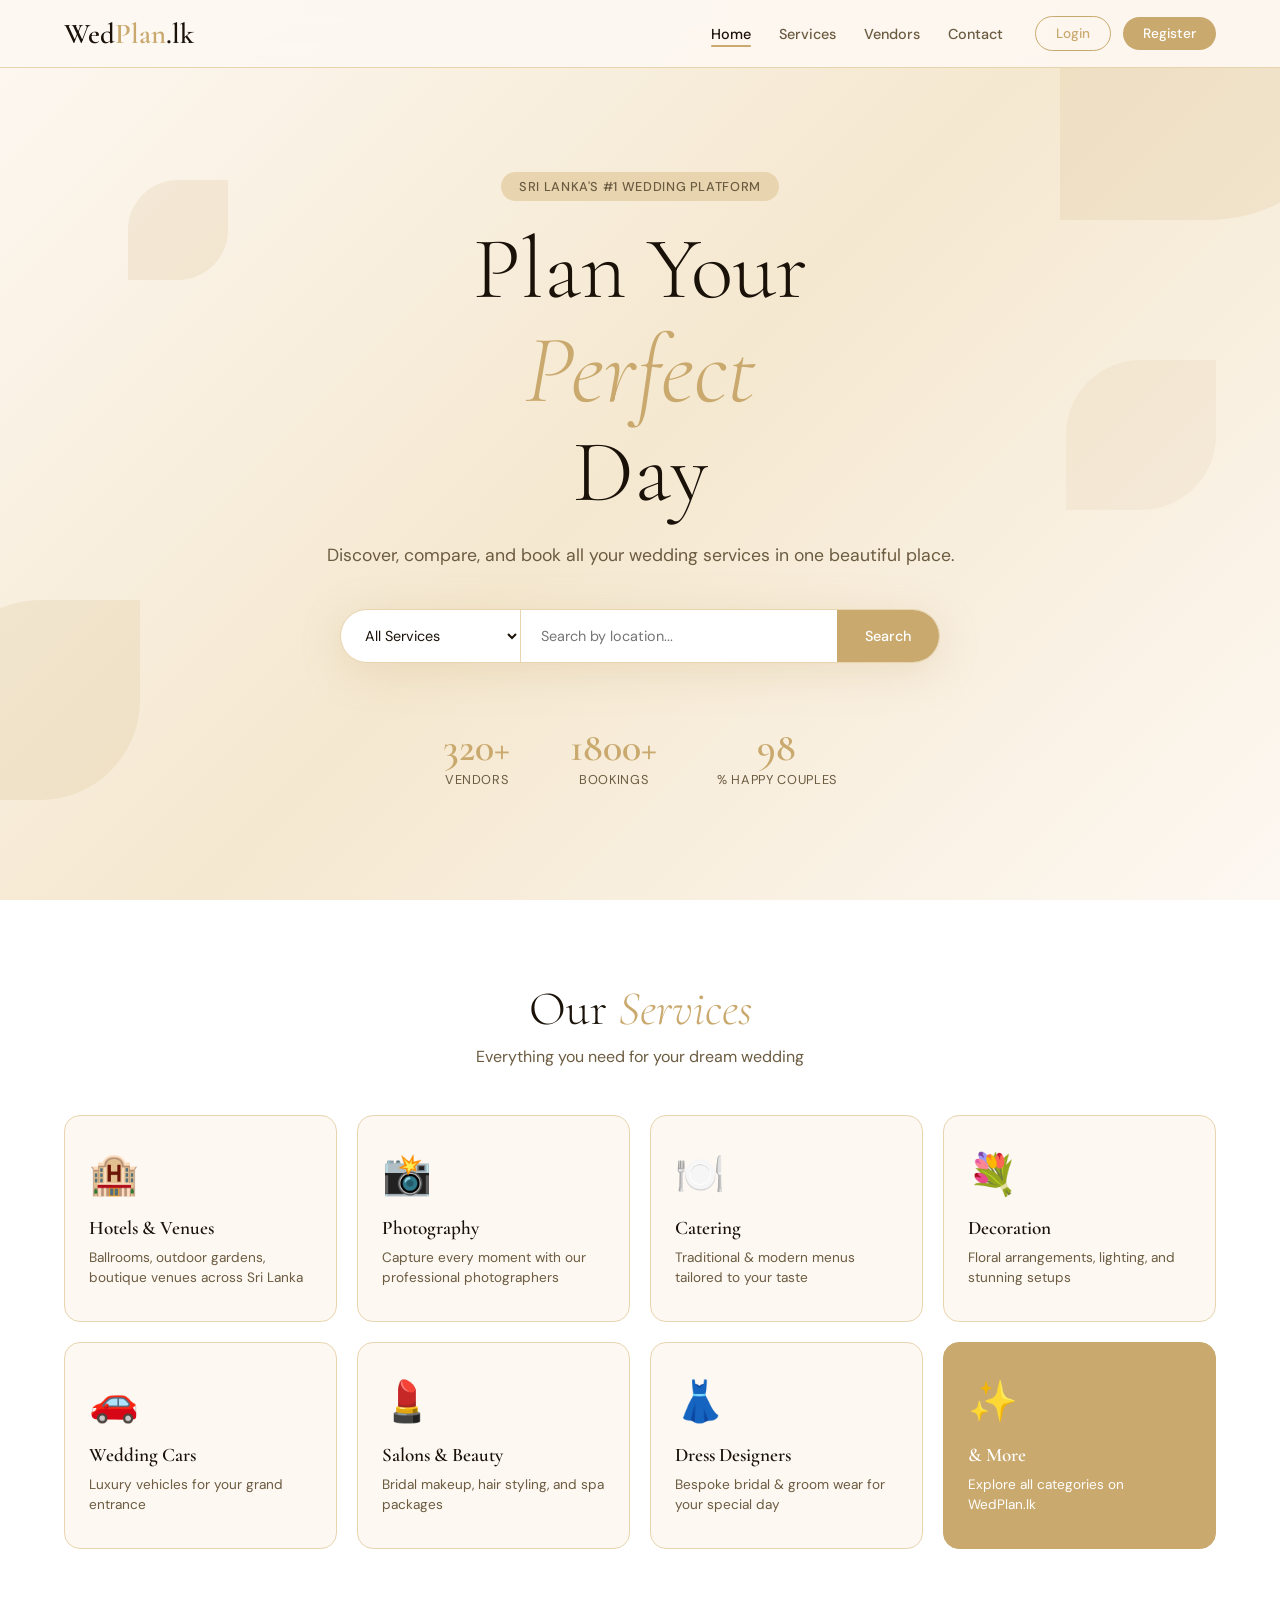
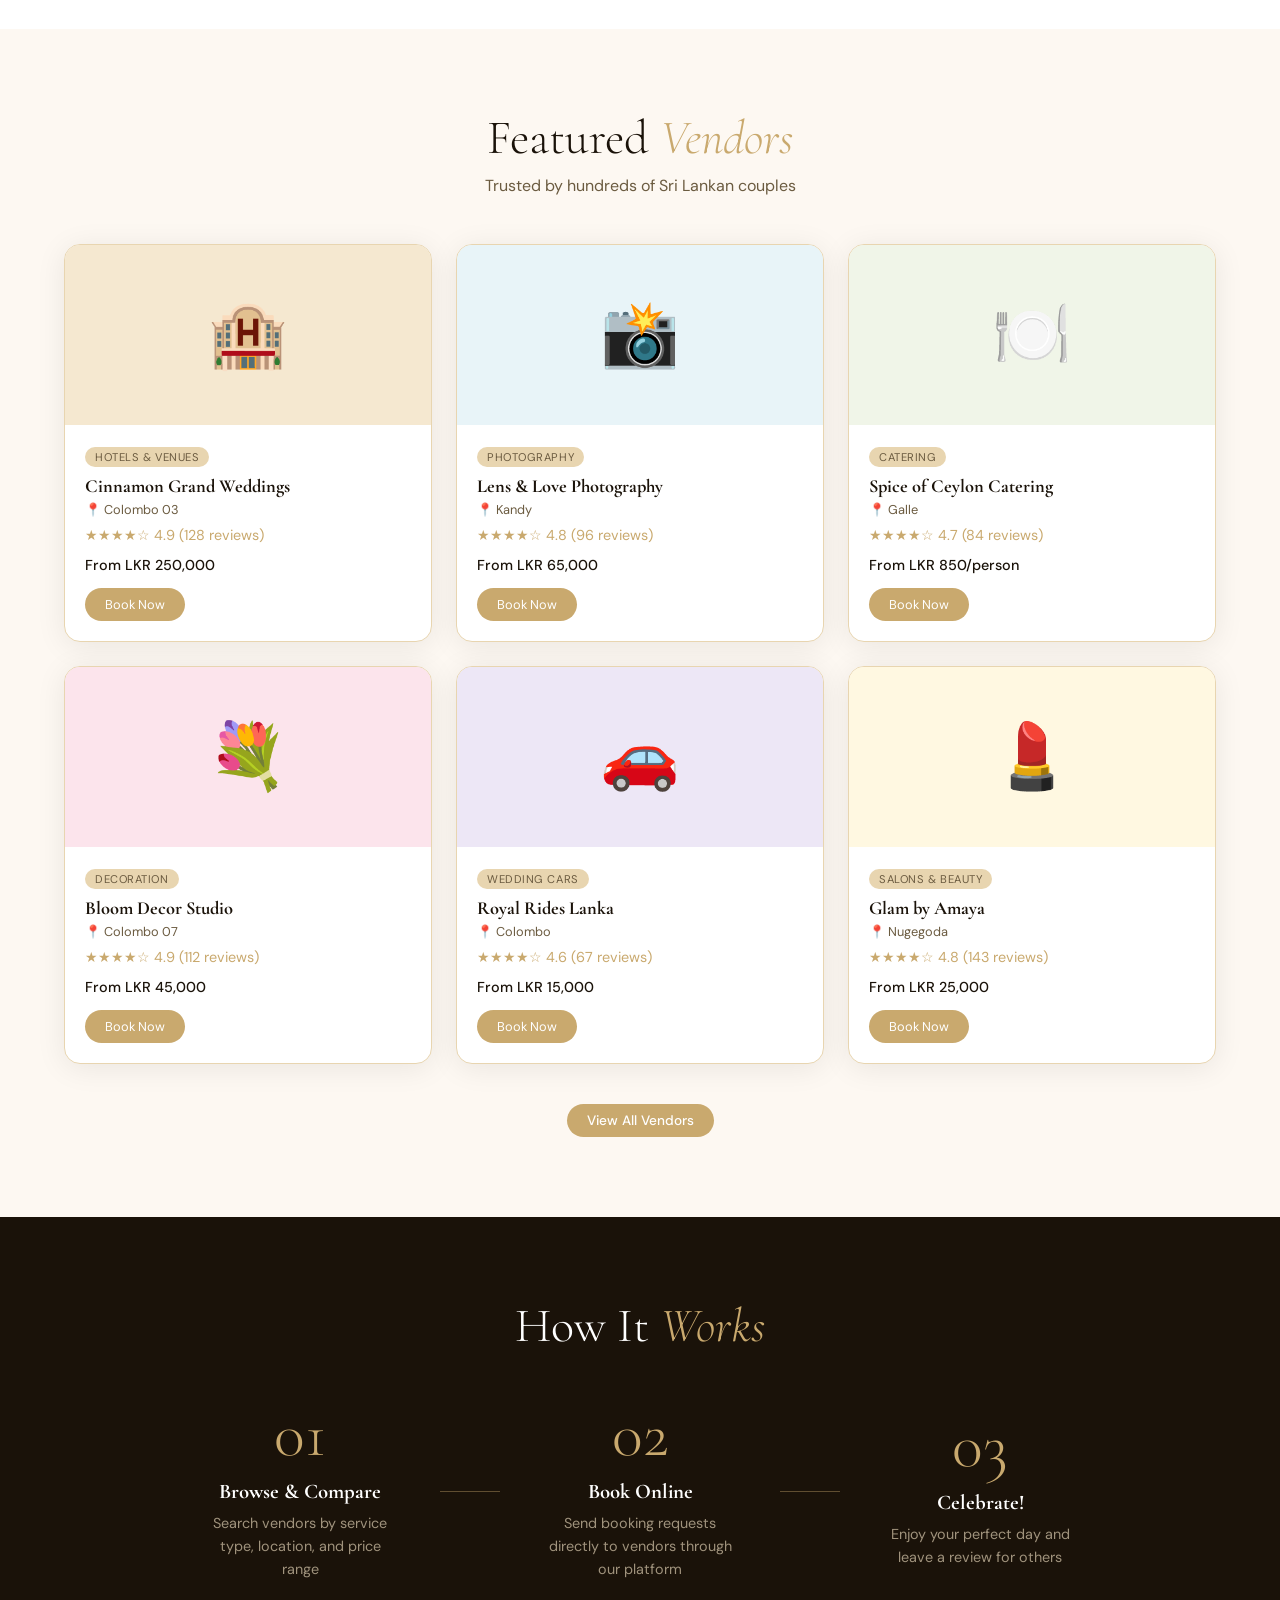
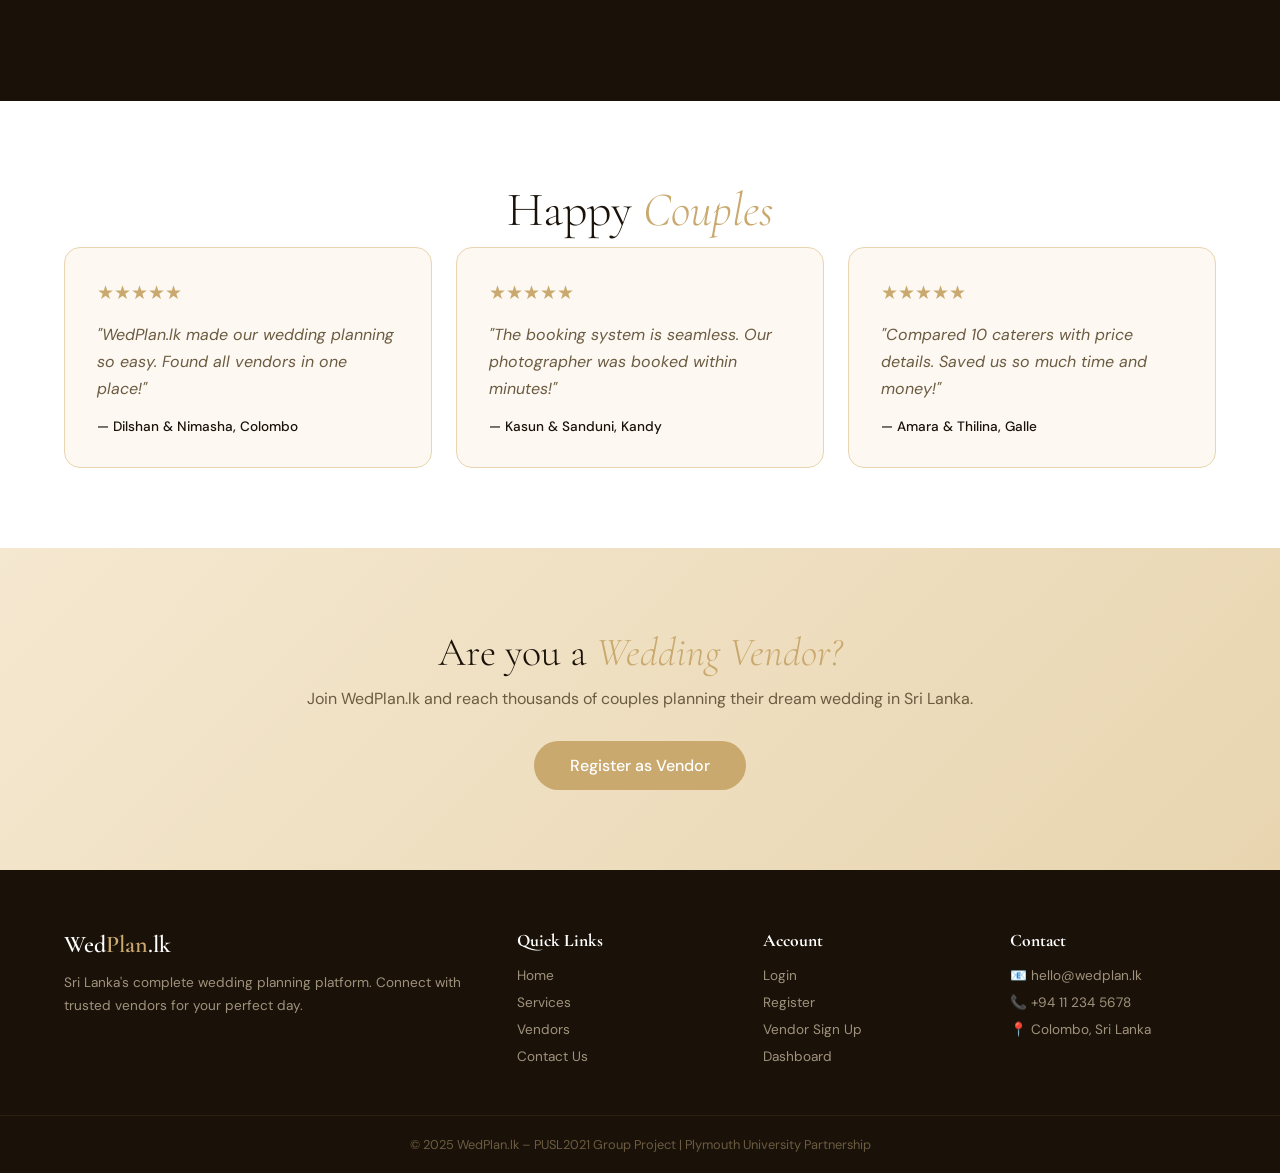
<file: index.html>
<!DOCTYPE html>
<html lang="en">
<head>
<meta charset="UTF-8">
<meta name="viewport" content="width=device-width, initial-scale=1.0">
<title>WedPlan.lk – Your Complete Wedding Planning Platform</title>
<link href="https://fonts.googleapis.com/css2?family=Cormorant+Garamond:ital,wght@0,300;0,400;0,600;1,300;1,400&family=DM+Sans:wght@300;400;500&display=swap" rel="stylesheet">
<link rel="stylesheet" href="style.css">
</head>
<body>

<!-- NAV -->
<nav class="navbar" id="navbar">
  <div class="nav-inner">
    <a href="index.html" class="logo">Wed<span>Plan</span>.lk</a>
    <ul class="nav-links">
      <li><a href="index.html" class="active">Home</a></li>
      <li><a href="services.html">Services</a></li>
      <li><a href="vendors.html">Vendors</a></li>
      <li><a href="contact.html">Contact</a></li>
    </ul>
    <div class="nav-btns">
      <a href="login.html" class="btn-ghost">Login</a>
      <a href="register.html" class="btn-solid">Register</a>
    </div>
    <button class="hamburger" onclick="toggleMenu()">☰</button>
  </div>
  <div class="mobile-menu" id="mobileMenu">
    <a href="index.html">Home</a>
    <a href="services.html">Services</a>
    <a href="vendors.html">Vendors</a>
    <a href="contact.html">Contact</a>
    <a href="login.html">Login</a>
    <a href="register.html">Register</a>
  </div>
</nav>

<!-- HERO -->
<section class="hero">
  <div class="hero-bg">
    <div class="petal p1"></div>
    <div class="petal p2"></div>
    <div class="petal p3"></div>
    <div class="petal p4"></div>
  </div>
  <div class="hero-content">
    <p class="hero-tag">Sri Lanka's #1 Wedding Platform</p>
    <h1>Plan Your<br><em>Perfect</em> Day</h1>
    <p class="hero-sub">Discover, compare, and book all your wedding services in one beautiful place.</p>
    <div class="search-bar">
      <select id="catSelect">
        <option value="">All Services</option>
        <option>Hotels & Venues</option>
        <option>Photography</option>
        <option>Catering</option>
        <option>Decoration</option>
        <option>Wedding Cars</option>
        <option>Salons & Beauty</option>
        <option>Dress Designers</option>
      </select>
      <input type="text" placeholder="Search by location..." id="locInput">
      <button onclick="goSearch()">Search</button>
    </div>
  </div>
  <div class="hero-stats">
    <div class="stat"><span class="count" data-target="320">0</span><p>Vendors</p></div>
    <div class="stat"><span class="count" data-target="1800">0</span><p>Bookings</p></div>
    <div class="stat"><span class="count" data-target="98">0</span><p>% Happy Couples</p></div>
  </div>
</section>

<!-- SERVICES -->
<section class="services-section">
  <div class="container">
    <h2>Our <em>Services</em></h2>
    <p class="section-sub">Everything you need for your dream wedding</p>
    <div class="services-grid">
      <a href="services.html?cat=hotels" class="service-card">
        <div class="s-icon">🏨</div>
        <h3>Hotels & Venues</h3>
        <p>Ballrooms, outdoor gardens, boutique venues across Sri Lanka</p>
      </a>
      <a href="services.html?cat=photo" class="service-card">
        <div class="s-icon">📸</div>
        <h3>Photography</h3>
        <p>Capture every moment with our professional photographers</p>
      </a>
      <a href="services.html?cat=catering" class="service-card">
        <div class="s-icon">🍽️</div>
        <h3>Catering</h3>
        <p>Traditional & modern menus tailored to your taste</p>
      </a>
      <a href="services.html?cat=deco" class="service-card">
        <div class="s-icon">💐</div>
        <h3>Decoration</h3>
        <p>Floral arrangements, lighting, and stunning setups</p>
      </a>
      <a href="services.html?cat=cars" class="service-card">
        <div class="s-icon">🚗</div>
        <h3>Wedding Cars</h3>
        <p>Luxury vehicles for your grand entrance</p>
      </a>
      <a href="services.html?cat=salon" class="service-card">
        <div class="s-icon">💄</div>
        <h3>Salons & Beauty</h3>
        <p>Bridal makeup, hair styling, and spa packages</p>
      </a>
      <a href="services.html?cat=dress" class="service-card">
        <div class="s-icon">👗</div>
        <h3>Dress Designers</h3>
        <p>Bespoke bridal & groom wear for your special day</p>
      </a>
      <a href="services.html" class="service-card more-card">
        <div class="s-icon">✨</div>
        <h3>& More</h3>
        <p>Explore all categories on WedPlan.lk</p>
      </a>
    </div>
  </div>
</section>

<!-- FEATURED VENDORS -->
<section class="vendors-section">
  <div class="container">
    <h2>Featured <em>Vendors</em></h2>
    <p class="section-sub">Trusted by hundreds of Sri Lankan couples</p>
    <div class="vendors-grid" id="vendorGrid"></div>
    <div class="center-btn">
      <a href="vendors.html" class="btn-solid">View All Vendors</a>
    </div>
  </div>
</section>

<!-- HOW IT WORKS -->
<section class="how-section">
  <div class="container">
    <h2>How It <em>Works</em></h2>
    <div class="steps">
      <div class="step">
        <div class="step-num">01</div>
        <h3>Browse & Compare</h3>
        <p>Search vendors by service type, location, and price range</p>
      </div>
      <div class="step-line"></div>
      <div class="step">
        <div class="step-num">02</div>
        <h3>Book Online</h3>
        <p>Send booking requests directly to vendors through our platform</p>
      </div>
      <div class="step-line"></div>
      <div class="step">
        <div class="step-num">03</div>
        <h3>Celebrate!</h3>
        <p>Enjoy your perfect day and leave a review for others</p>
      </div>
    </div>
  </div>
</section>

<!-- TESTIMONIALS -->
<section class="testimonials-section">
  <div class="container">
    <h2>Happy <em>Couples</em></h2>
    <div class="testimonials-grid">
      <div class="testimonial">
        <div class="stars">★★★★★</div>
        <p>"WedPlan.lk made our wedding planning so easy. Found all vendors in one place!"</p>
        <div class="couple">— Dilshan & Nimasha, Colombo</div>
      </div>
      <div class="testimonial">
        <div class="stars">★★★★★</div>
        <p>"The booking system is seamless. Our photographer was booked within minutes!"</p>
        <div class="couple">— Kasun & Sanduni, Kandy</div>
      </div>
      <div class="testimonial">
        <div class="stars">★★★★★</div>
        <p>"Compared 10 caterers with price details. Saved us so much time and money!"</p>
        <div class="couple">— Amara & Thilina, Galle</div>
      </div>
    </div>
  </div>
</section>

<!-- CTA -->
<section class="cta-section">
  <div class="container">
    <h2>Are you a <em>Wedding Vendor?</em></h2>
    <p>Join WedPlan.lk and reach thousands of couples planning their dream wedding in Sri Lanka.</p>
    <a href="register.html?type=vendor" class="btn-solid large">Register as Vendor</a>
  </div>
</section>

<!-- FOOTER -->
<footer>
  <div class="footer-inner">
    <div class="footer-brand">
      <div class="logo">Wed<span>Plan</span>.lk</div>
      <p>Sri Lanka's complete wedding planning platform. Connect with trusted vendors for your perfect day.</p>
    </div>
    <div class="footer-links">
      <h4>Quick Links</h4>
      <a href="index.html">Home</a>
      <a href="services.html">Services</a>
      <a href="vendors.html">Vendors</a>
      <a href="contact.html">Contact Us</a>
    </div>
    <div class="footer-links">
      <h4>Account</h4>
      <a href="login.html">Login</a>
      <a href="register.html">Register</a>
      <a href="register.html?type=vendor">Vendor Sign Up</a>
      <a href="dashboard.html">Dashboard</a>
    </div>
    <div class="footer-links">
      <h4>Contact</h4>
      <p>📧 hello@wedplan.lk</p>
      <p>📞 +94 11 234 5678</p>
      <p>📍 Colombo, Sri Lanka</p>
    </div>
  </div>
  <div class="footer-bottom">
    <p>© 2025 WedPlan.lk – PUSL2021 Group Project | Plymouth University Partnership</p>
  </div>
</footer>

<script src="app.js"></script>
</body>
</html>
</file>
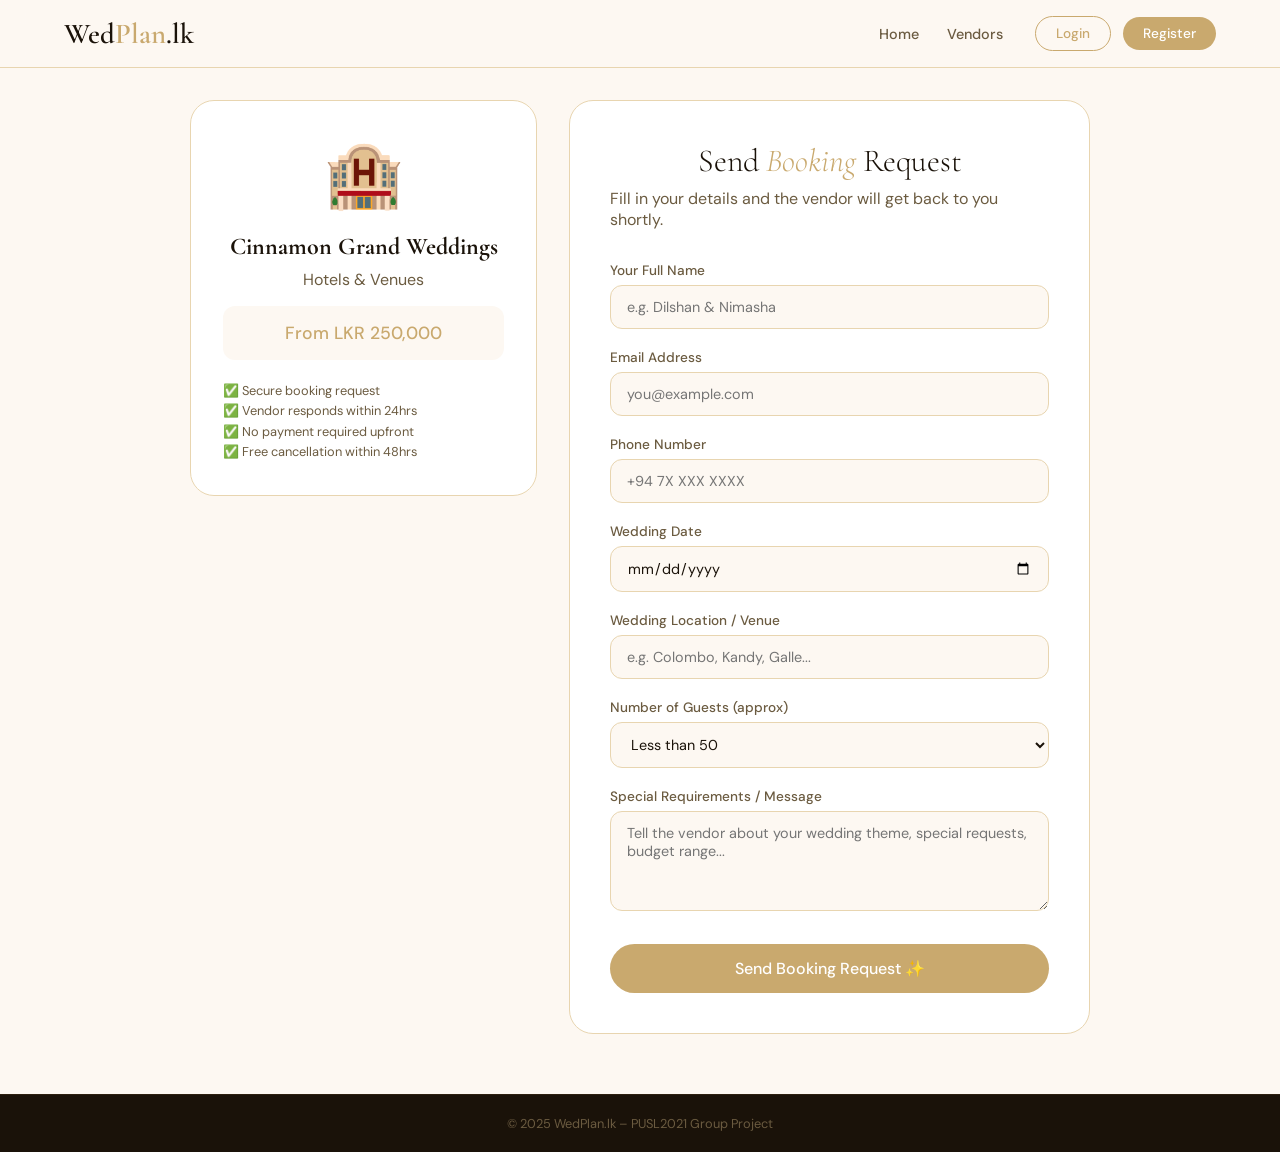
<file: booking.html>
<!DOCTYPE html>
<html lang="en">
<head>
<meta charset="UTF-8">
<meta name="viewport" content="width=device-width, initial-scale=1.0">
<title>Book a Vendor – WedPlan.lk</title>
<link href="https://fonts.googleapis.com/css2?family=Cormorant+Garamond:ital,wght@0,300;0,400;0,600;1,300;1,400&family=DM+Sans:wght@300;400;500&display=swap" rel="stylesheet">
<link rel="stylesheet" href="style.css">
<style>
.booking-page { min-height:100vh; padding:100px 24px 60px; background:var(--cream); }
.booking-container { max-width:900px; margin:0 auto; display:grid; grid-template-columns:1fr 1.5fr; gap:32px; }
.vendor-summary {
  background:var(--white); border-radius:24px;
  padding:32px; border:1px solid var(--gold-light);
  height:fit-content; position:sticky; top:100px;
}
.vendor-summary .big-emoji { font-size:4rem; text-align:center; margin-bottom:16px; }
.vendor-summary h3 { font-size:1.5rem; text-align:center; margin-bottom:8px; }
.vendor-summary .cat { text-align:center; color:var(--mid); margin-bottom:16px; }
.vendor-summary .price {
  background:var(--cream); border-radius:12px;
  padding:16px; text-align:center; font-size:1.1rem; font-weight:500; color:var(--gold);
}
.booking-form-card { background:var(--white); border-radius:24px; padding:40px; border:1px solid var(--gold-light); }
.booking-form-card h2 { font-size:2rem; margin-bottom:8px; }
.booking-form-card .sub { color:var(--mid); margin-bottom:32px; }
.success-box {
  display:none; text-align:center; padding:40px;
  background:var(--cream); border-radius:16px;
}
.success-box .check { font-size:4rem; margin-bottom:16px; }
.success-box h3 { font-size:1.8rem; margin-bottom:8px; }
.success-box p { color:var(--mid); margin-bottom:24px; }
@media(max-width:768px){ .booking-container{ grid-template-columns:1fr; } }
</style>
</head>
<body>
<nav class="navbar" id="navbar">
  <div class="nav-inner">
    <a href="index.html" class="logo">Wed<span>Plan</span>.lk</a>
    <ul class="nav-links">
      <li><a href="index.html">Home</a></li>
      <li><a href="vendors.html">Vendors</a></li>
    </ul>
    <div class="nav-btns">
      <a href="login.html" class="btn-ghost">Login</a>
      <a href="register.html" class="btn-solid">Register</a>
    </div>
  </div>
</nav>

<div class="booking-page">
  <div class="booking-container">
    <div class="vendor-summary">
      <div class="big-emoji" id="bookVendorEmoji">🏨</div>
      <h3 id="bookVendorName">Vendor Name</h3>
      <p class="cat" id="bookVendorCat">Category</p>
      <div class="price" id="bookVendorPrice">From LKR 0</div>
      <br>
      <p style="font-size:0.8rem;color:var(--mid);line-height:1.6">
        ✅ Secure booking request<br>
        ✅ Vendor responds within 24hrs<br>
        ✅ No payment required upfront<br>
        ✅ Free cancellation within 48hrs
      </p>
    </div>

    <div class="booking-form-card">
      <h2>Send <em>Booking</em> Request</h2>
      <p class="sub">Fill in your details and the vendor will get back to you shortly.</p>

      <div id="bookingSuccess" class="success-box">
        <div class="check">🎉</div>
        <h3>Booking Request Sent!</h3>
        <p>Your request has been submitted. The vendor will contact you within 24 hours to confirm.</p>
        <a href="vendors.html" class="btn-solid">Browse More Vendors</a>
        &nbsp;&nbsp;
        <a href="dashboard.html" class="btn-ghost">View Dashboard</a>
      </div>

      <form id="bookingForm">
        <div class="form-group">
          <label>Your Full Name</label>
          <input type="text" id="custName" placeholder="e.g. Dilshan & Nimasha" required>
        </div>
        <div class="form-group">
          <label>Email Address</label>
          <input type="email" id="custEmail" placeholder="you@example.com" required>
        </div>
        <div class="form-group">
          <label>Phone Number</label>
          <input type="tel" id="custPhone" placeholder="+94 7X XXX XXXX" required>
        </div>
        <div class="form-group">
          <label>Wedding Date</label>
          <input type="date" id="bookDate" required>
        </div>
        <div class="form-group">
          <label>Wedding Location / Venue</label>
          <input type="text" placeholder="e.g. Colombo, Kandy, Galle..." required>
        </div>
        <div class="form-group">
          <label>Number of Guests (approx)</label>
          <select>
            <option>Less than 50</option>
            <option>50 – 100</option>
            <option>100 – 200</option>
            <option>200 – 500</option>
            <option>500+</option>
          </select>
        </div>
        <div class="form-group">
          <label>Special Requirements / Message</label>
          <textarea placeholder="Tell the vendor about your wedding theme, special requests, budget range..."></textarea>
        </div>
        <button type="submit" class="form-submit">Send Booking Request ✨</button>
      </form>
    </div>
  </div>
</div>

<footer>
  <div class="footer-bottom" style="padding:20px;text-align:center;background:var(--dark);color:#6b5b40;font-size:0.8rem">
    <p>© 2025 WedPlan.lk – PUSL2021 Group Project</p>
  </div>
</footer>
<script src="app.js"></script>
</body>
</html>
</file>
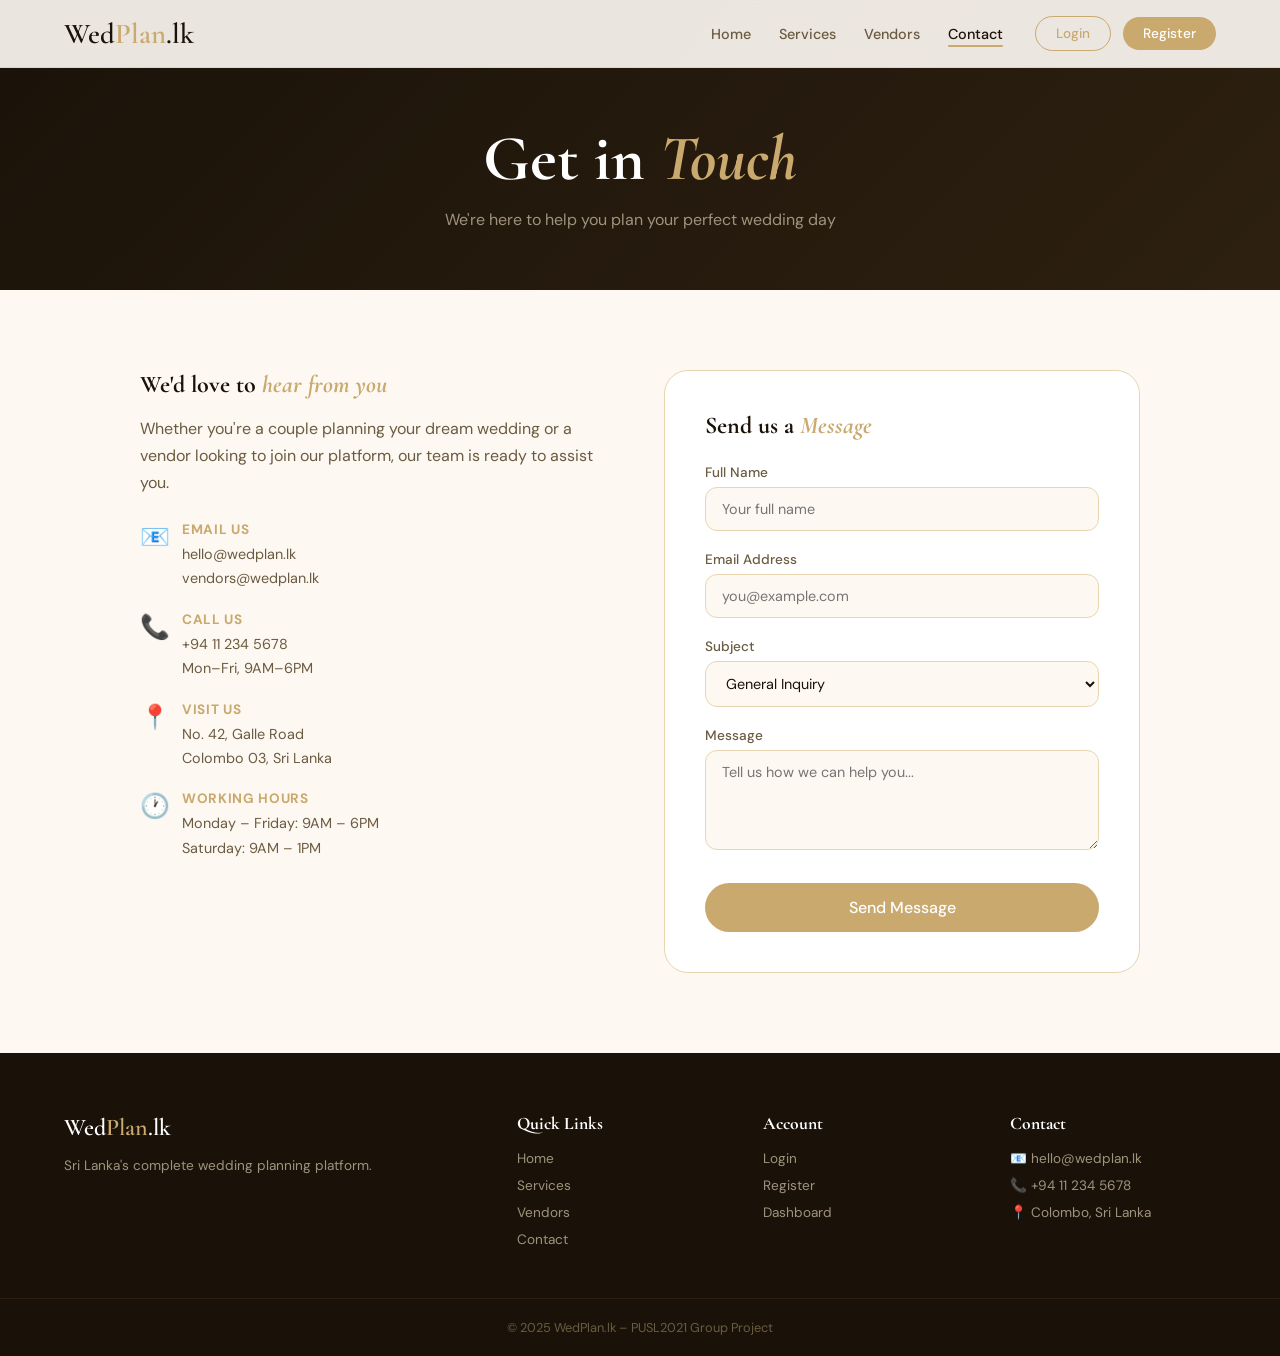
<file: contact.html>
<!DOCTYPE html>
<html lang="en">
<head>
<meta charset="UTF-8">
<meta name="viewport" content="width=device-width, initial-scale=1.0">
<title>Contact – WedPlan.lk</title>
<link href="https://fonts.googleapis.com/css2?family=Cormorant+Garamond:ital,wght@0,300;0,400;0,600;1,300;1,400&family=DM+Sans:wght@300;400;500&display=swap" rel="stylesheet">
<link rel="stylesheet" href="style.css">
</head>
<body>
<nav class="navbar" id="navbar">
  <div class="nav-inner">
    <a href="index.html" class="logo">Wed<span>Plan</span>.lk</a>
    <ul class="nav-links">
      <li><a href="index.html">Home</a></li>
      <li><a href="services.html">Services</a></li>
      <li><a href="vendors.html">Vendors</a></li>
      <li><a href="contact.html" class="active">Contact</a></li>
    </ul>
    <div class="nav-btns">
      <a href="login.html" class="btn-ghost">Login</a>
      <a href="register.html" class="btn-solid">Register</a>
    </div>
    <button class="hamburger" onclick="toggleMenu()">☰</button>
  </div>
  <div class="mobile-menu" id="mobileMenu">
    <a href="index.html">Home</a><a href="services.html">Services</a>
    <a href="vendors.html">Vendors</a><a href="contact.html">Contact</a>
    <a href="login.html">Login</a><a href="register.html">Register</a>
  </div>
</nav>

<div class="page-hero">
  <h1>Get in <em>Touch</em></h1>
  <p>We're here to help you plan your perfect wedding day</p>
</div>

<section style="padding:80px 0; background:var(--cream);">
  <div class="container">
    <div class="contact-grid">
      <div class="contact-info">
        <h3>We'd love to <em>hear from you</em></h3>
        <p>Whether you're a couple planning your dream wedding or a vendor looking to join our platform, our team is ready to assist you.</p>

        <div class="contact-detail">
          <div class="ci">📧</div>
          <div>
            <h4>Email Us</h4>
            <p>hello@wedplan.lk</p>
            <p>vendors@wedplan.lk</p>
          </div>
        </div>
        <div class="contact-detail">
          <div class="ci">📞</div>
          <div>
            <h4>Call Us</h4>
            <p>+94 11 234 5678</p>
            <p>Mon–Fri, 9AM–6PM</p>
          </div>
        </div>
        <div class="contact-detail">
          <div class="ci">📍</div>
          <div>
            <h4>Visit Us</h4>
            <p>No. 42, Galle Road<br>Colombo 03, Sri Lanka</p>
          </div>
        </div>
        <div class="contact-detail">
          <div class="ci">🕐</div>
          <div>
            <h4>Working Hours</h4>
            <p>Monday – Friday: 9AM – 6PM</p>
            <p>Saturday: 9AM – 1PM</p>
          </div>
        </div>
      </div>

      <div class="contact-form">
        <h3 style="font-size:1.5rem;margin-bottom:24px">Send us a <em>Message</em></h3>
        <div id="contactAlert" style="display:none"></div>
        <form id="contactForm">
          <div class="form-group">
            <label>Full Name</label>
            <input type="text" placeholder="Your full name" required>
          </div>
          <div class="form-group">
            <label>Email Address</label>
            <input type="email" placeholder="you@example.com" required>
          </div>
          <div class="form-group">
            <label>Subject</label>
            <select>
              <option>General Inquiry</option>
              <option>Vendor Registration Help</option>
              <option>Booking Support</option>
              <option>Technical Issue</option>
              <option>Partnership Inquiry</option>
            </select>
          </div>
          <div class="form-group">
            <label>Message</label>
            <textarea placeholder="Tell us how we can help you..." required></textarea>
          </div>
          <button type="submit" class="form-submit">Send Message</button>
        </form>
      </div>
    </div>
  </div>
</section>

<footer>
  <div class="footer-inner">
    <div class="footer-brand">
      <div class="logo">Wed<span>Plan</span>.lk</div>
      <p>Sri Lanka's complete wedding planning platform.</p>
    </div>
    <div class="footer-links">
      <h4>Quick Links</h4>
      <a href="index.html">Home</a><a href="services.html">Services</a>
      <a href="vendors.html">Vendors</a><a href="contact.html">Contact</a>
    </div>
    <div class="footer-links">
      <h4>Account</h4>
      <a href="login.html">Login</a><a href="register.html">Register</a><a href="dashboard.html">Dashboard</a>
    </div>
    <div class="footer-links">
      <h4>Contact</h4>
      <p>📧 hello@wedplan.lk</p><p>📞 +94 11 234 5678</p><p>📍 Colombo, Sri Lanka</p>
    </div>
  </div>
  <div class="footer-bottom"><p>© 2025 WedPlan.lk – PUSL2021 Group Project</p></div>
</footer>
<script src="app.js"></script>
</body>
</html>
</file>
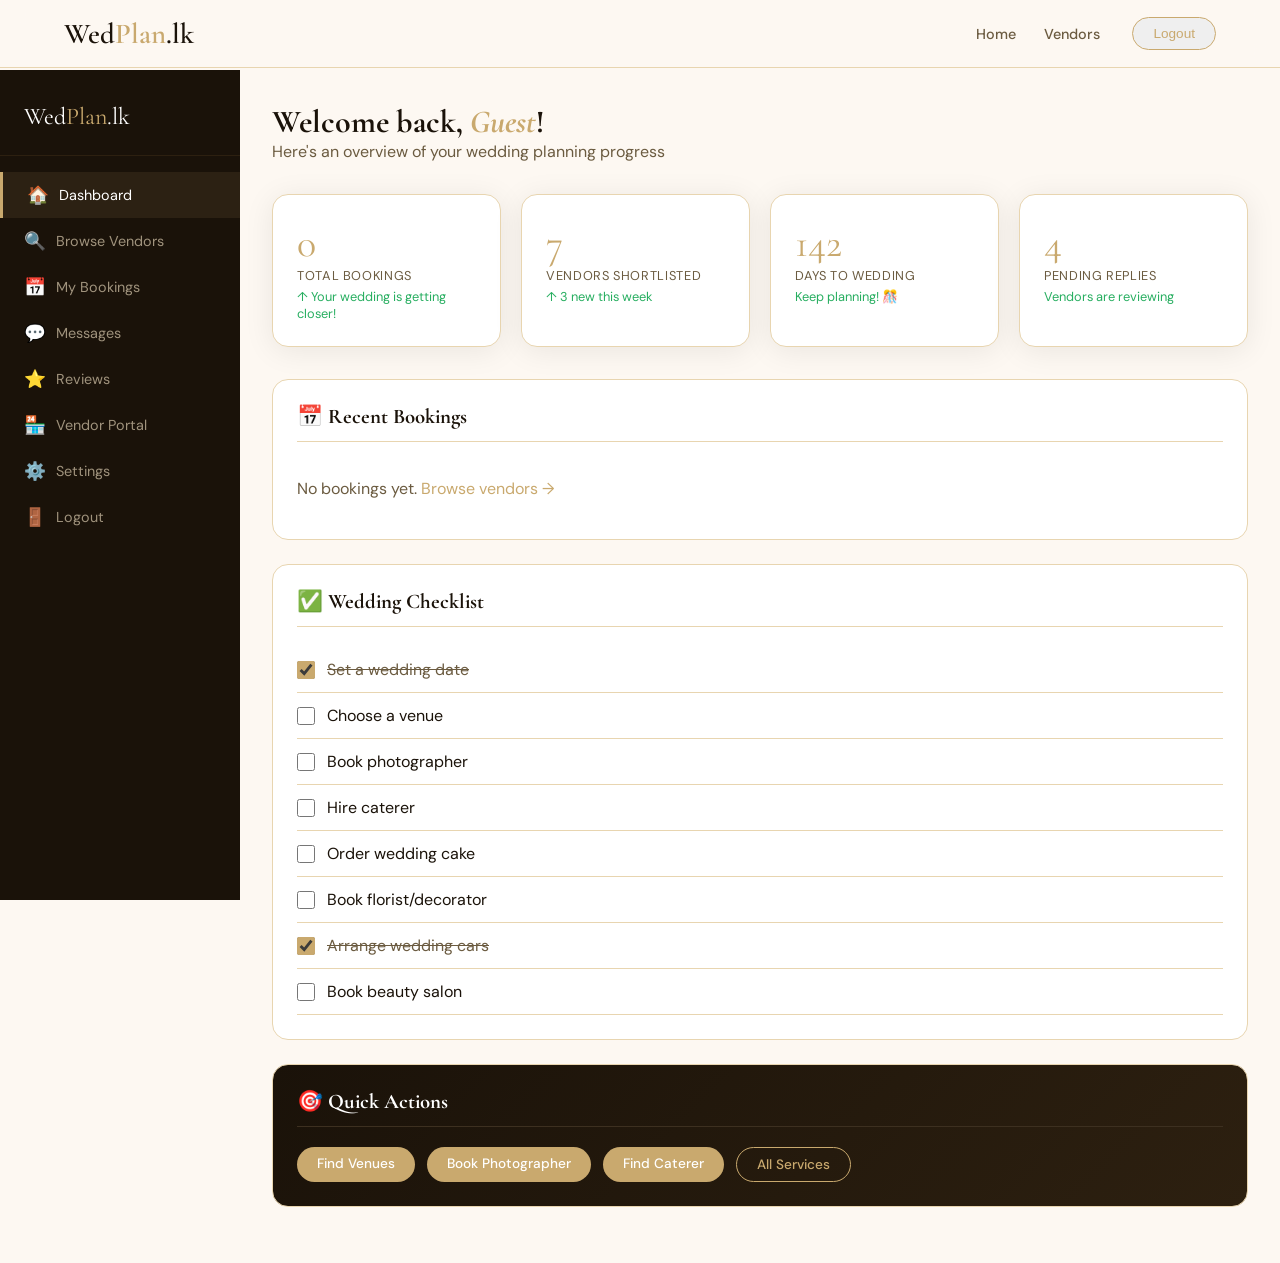
<file: dashboard.html>
<!DOCTYPE html>
<html lang="en">
<head>
<meta charset="UTF-8">
<meta name="viewport" content="width=device-width, initial-scale=1.0">
<title>Dashboard – WedPlan.lk</title>
<link href="https://fonts.googleapis.com/css2?family=Cormorant+Garamond:ital,wght@0,300;0,400;0,600;1,300;1,400&family=DM+Sans:wght@300;400;500&display=swap" rel="stylesheet">
<link rel="stylesheet" href="style.css">
</head>
<body>
<nav class="navbar" id="navbar">
  <div class="nav-inner">
    <a href="index.html" class="logo">Wed<span>Plan</span>.lk</a>
    <ul class="nav-links">
      <li><a href="index.html">Home</a></li>
      <li><a href="vendors.html">Vendors</a></li>
    </ul>
    <div class="nav-btns">
      <button onclick="handleLogout()" class="btn-ghost">Logout</button>
    </div>
  </div>
</nav>

<div class="dashboard-layout">
  <aside class="sidebar">
    <div class="sidebar-logo">Wed<span>Plan</span>.lk</div>
    <a href="dashboard.html" class="active"><span class="icon">🏠</span> Dashboard</a>
    <a href="vendors.html"><span class="icon">🔍</span> Browse Vendors</a>
    <a href="dashboard.html"><span class="icon">📅</span> My Bookings</a>
    <a href="dashboard.html"><span class="icon">💬</span> Messages</a>
    <a href="dashboard.html"><span class="icon">⭐</span> Reviews</a>
    <a href="register.html?type=vendor"><span class="icon">🏪</span> Vendor Portal</a>
    <a href="dashboard.html"><span class="icon">⚙️</span> Settings</a>
    <a href="#" onclick="handleLogout()" style="margin-top:auto"><span class="icon">🚪</span> Logout</a>
  </aside>

  <main class="main-content">
    <div class="dashboard-header">
      <h1>Welcome back, <em id="dashUserName">User</em>!</h1>
      <p>Here's an overview of your wedding planning progress</p>
    </div>

    <div class="stats-row">
      <div class="stat-card">
        <div class="num" id="bookingCount">0</div>
        <div class="label">Total Bookings</div>
        <div class="change">↑ Your wedding is getting closer!</div>
      </div>
      <div class="stat-card">
        <div class="num">7</div>
        <div class="label">Vendors Shortlisted</div>
        <div class="change">↑ 3 new this week</div>
      </div>
      <div class="stat-card">
        <div class="num">142</div>
        <div class="label">Days to Wedding</div>
        <div class="change">Keep planning! 🎊</div>
      </div>
      <div class="stat-card">
        <div class="num">4</div>
        <div class="label">Pending Replies</div>
        <div class="change">Vendors are reviewing</div>
      </div>
    </div>

    <div class="section-card">
      <h3>📅 Recent Bookings</h3>
      <div id="bookingList">
        <p style="color:var(--mid)">No bookings yet. <a href="vendors.html" style="color:var(--gold)">Browse vendors →</a></p>
      </div>
    </div>

    <div class="section-card">
      <h3>✅ Wedding Checklist</h3>
      <div id="checklist"></div>
    </div>

    <div class="section-card" style="background:linear-gradient(135deg,#1a1209,#2d2010);color:white">
      <h3 style="color:white;border-color:#3d3020">🎯 Quick Actions</h3>
      <div style="display:flex;gap:12px;flex-wrap:wrap;margin-top:8px">
        <a href="vendors.html?cat=Hotels+%26+Venues" class="btn-solid">Find Venues</a>
        <a href="vendors.html?cat=Photography" class="btn-solid">Book Photographer</a>
        <a href="vendors.html?cat=Catering" class="btn-solid">Find Caterer</a>
        <a href="vendors.html" class="btn-ghost" style="color:var(--gold);border-color:var(--gold)">All Services</a>
      </div>
    </div>
  </main>
</div>

<script src="app.js"></script>
<script>
// Checklist
const checklist = [
  { task:"Set a wedding date", done:true },
  { task:"Choose a venue", done:false },
  { task:"Book photographer", done:false },
  { task:"Hire caterer", done:false },
  { task:"Order wedding cake", done:false },
  { task:"Book florist/decorator", done:false },
  { task:"Arrange wedding cars", done:true },
  { task:"Book beauty salon", done:false },
];
const cl = document.getElementById('checklist');
if(cl) {
  cl.innerHTML = checklist.map(c=>`
    <div style="display:flex;align-items:center;gap:12px;padding:12px 0;border-bottom:1px solid var(--gold-light)">
      <input type="checkbox" ${c.done?'checked':''} style="width:18px;height:18px;accent-color:var(--gold)">
      <span style="${c.done?'text-decoration:line-through;color:var(--mid)':''}">${c.task}</span>
    </div>`).join('');
}
</script>
</body>
</html>
</file>
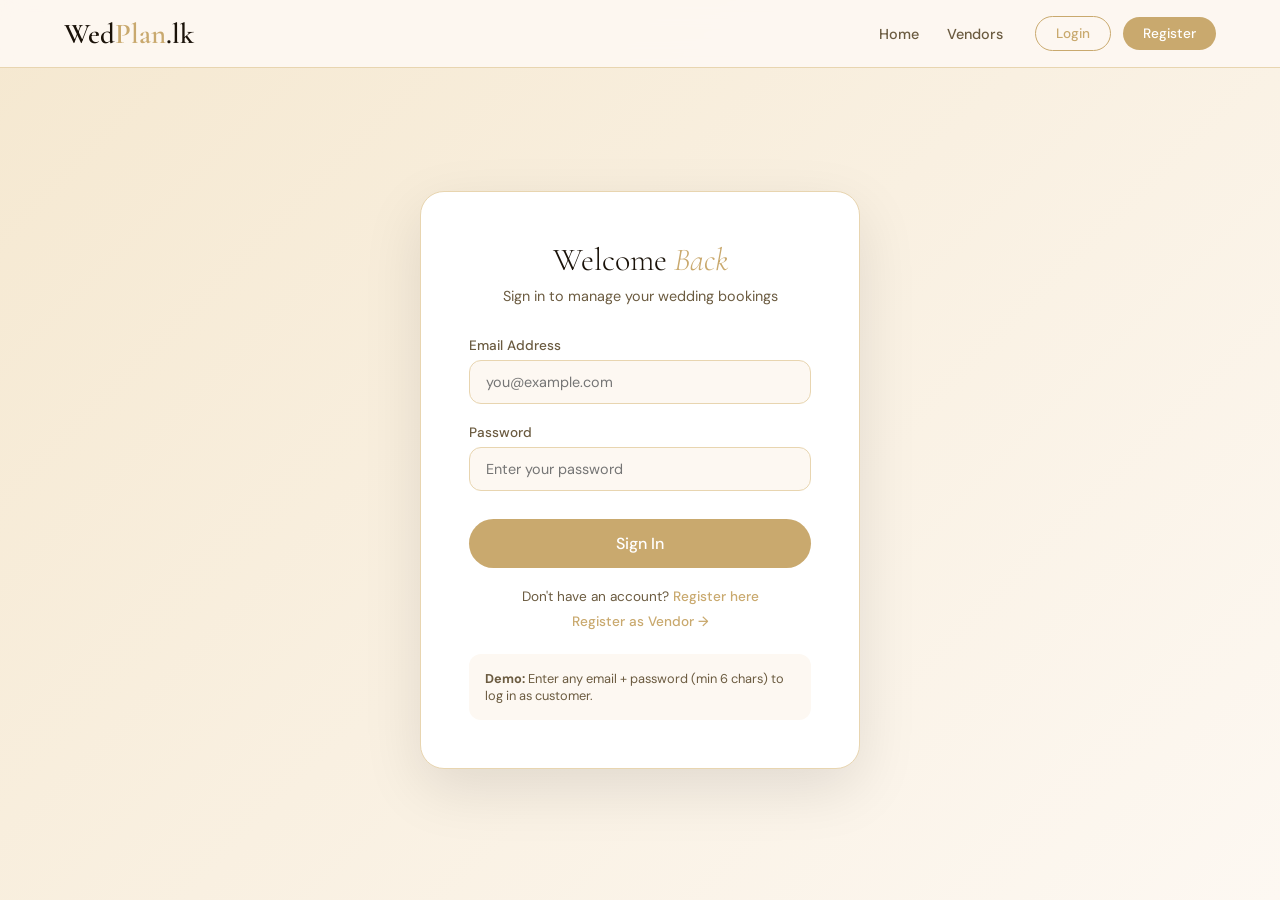
<file: login.html>
<!DOCTYPE html>
<html lang="en">
<head>
<meta charset="UTF-8">
<meta name="viewport" content="width=device-width, initial-scale=1.0">
<title>Login – WedPlan.lk</title>
<link href="https://fonts.googleapis.com/css2?family=Cormorant+Garamond:ital,wght@0,300;0,400;0,600;1,300;1,400&family=DM+Sans:wght@300;400;500&display=swap" rel="stylesheet">
<link rel="stylesheet" href="style.css">
</head>
<body>
<nav class="navbar" id="navbar">
  <div class="nav-inner">
    <a href="index.html" class="logo">Wed<span>Plan</span>.lk</a>
    <ul class="nav-links">
      <li><a href="index.html">Home</a></li>
      <li><a href="vendors.html">Vendors</a></li>
    </ul>
    <div class="nav-btns">
      <a href="login.html" class="btn-ghost">Login</a>
      <a href="register.html" class="btn-solid">Register</a>
    </div>
  </div>
</nav>

<div class="auth-page">
  <div class="auth-card">
    <h2>Welcome <em>Back</em></h2>
    <p class="sub">Sign in to manage your wedding bookings</p>
    <div id="loginAlert" style="display:none"></div>
    <form id="loginForm">
      <div class="form-group">
        <label>Email Address</label>
        <input type="email" id="email" placeholder="you@example.com" required>
      </div>
      <div class="form-group">
        <label>Password</label>
        <input type="password" id="password" placeholder="Enter your password" required>
      </div>
      <button type="submit" class="form-submit">Sign In</button>
    </form>
    <div class="auth-switch">
      Don't have an account? <a href="register.html">Register here</a>
    </div>
    <div class="auth-switch" style="margin-top:8px">
      <a href="register.html?type=vendor">Register as Vendor →</a>
    </div>
    <div style="margin-top:24px;padding:16px;background:var(--cream);border-radius:12px;font-size:0.8rem;color:var(--mid)">
      <strong>Demo:</strong> Enter any email + password (min 6 chars) to log in as customer.
    </div>
  </div>
</div>
<script src="app.js"></script>
</body>
</html>
</file>
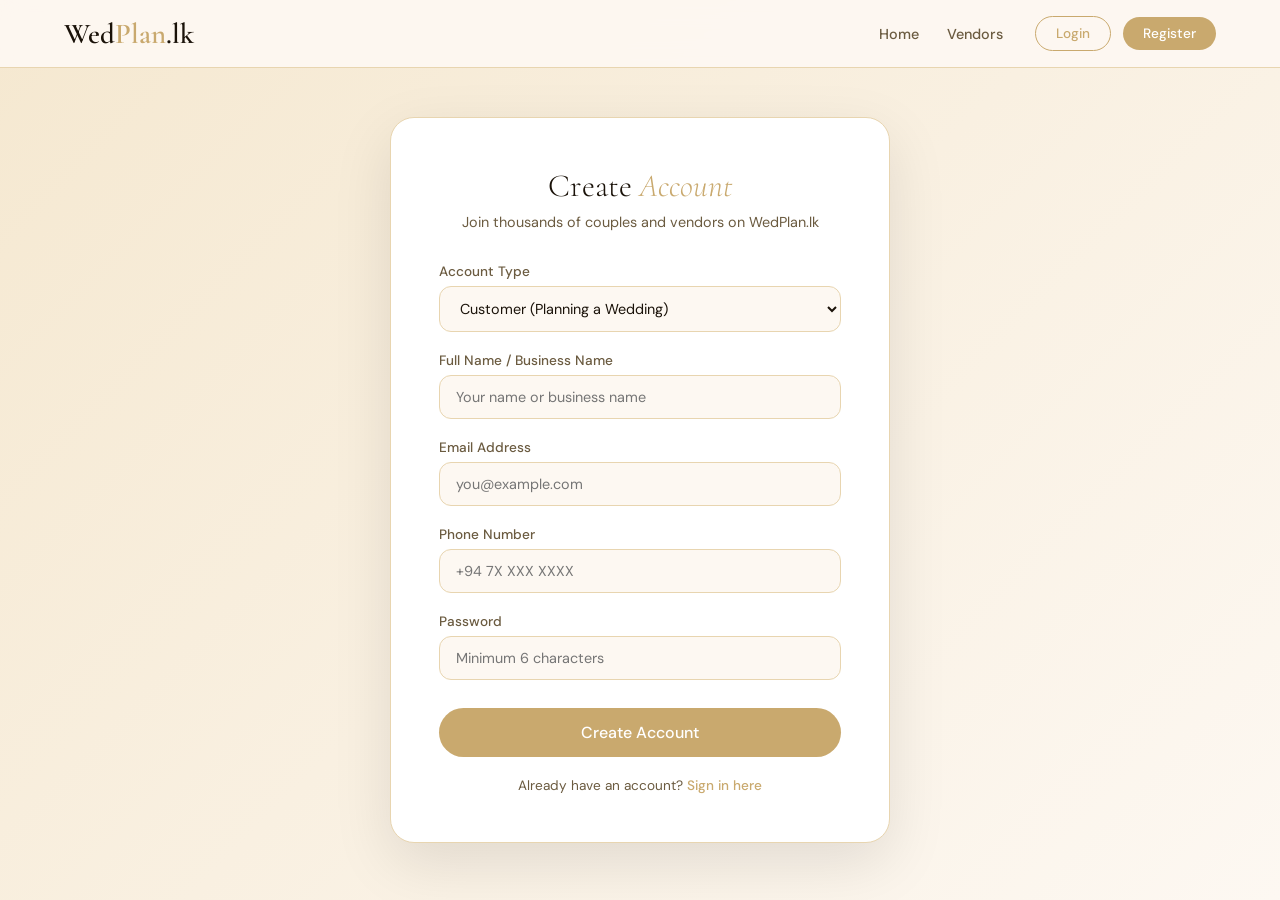
<file: register.html>
<!DOCTYPE html>
<html lang="en">
<head>
<meta charset="UTF-8">
<meta name="viewport" content="width=device-width, initial-scale=1.0">
<title>Register – WedPlan.lk</title>
<link href="https://fonts.googleapis.com/css2?family=Cormorant+Garamond:ital,wght@0,300;0,400;0,600;1,300;1,400&family=DM+Sans:wght@300;400;500&display=swap" rel="stylesheet">
<link rel="stylesheet" href="style.css">
</head>
<body>
<nav class="navbar" id="navbar">
  <div class="nav-inner">
    <a href="index.html" class="logo">Wed<span>Plan</span>.lk</a>
    <ul class="nav-links">
      <li><a href="index.html">Home</a></li>
      <li><a href="vendors.html">Vendors</a></li>
    </ul>
    <div class="nav-btns">
      <a href="login.html" class="btn-ghost">Login</a>
      <a href="register.html" class="btn-solid">Register</a>
    </div>
  </div>
</nav>

<div class="auth-page">
  <div class="auth-card" style="max-width:500px">
    <h2>Create <em>Account</em></h2>
    <p class="sub">Join thousands of couples and vendors on WedPlan.lk</p>
    <div id="regAlert" style="display:none"></div>
    <form id="registerForm">
      <div class="form-group">
        <label>Account Type</label>
        <select id="regType">
          <option value="customer">Customer (Planning a Wedding)</option>
          <option value="vendor">Vendor (Wedding Service Provider)</option>
        </select>
      </div>
      <div class="form-group">
        <label>Full Name / Business Name</label>
        <input type="text" id="regName" placeholder="Your name or business name" required>
      </div>
      <div class="form-group">
        <label>Email Address</label>
        <input type="email" id="regEmail" placeholder="you@example.com" required>
      </div>
      <div class="form-group">
        <label>Phone Number</label>
        <input type="tel" id="regPhone" placeholder="+94 7X XXX XXXX">
      </div>
      <div class="form-group">
        <label>Password</label>
        <input type="password" id="regPass" placeholder="Minimum 6 characters" required>
      </div>
      <button type="submit" class="form-submit">Create Account</button>
    </form>
    <div class="auth-switch">
      Already have an account? <a href="login.html">Sign in here</a>
    </div>
  </div>
</div>
<script src="app.js"></script>
</body>
</html>
</file>
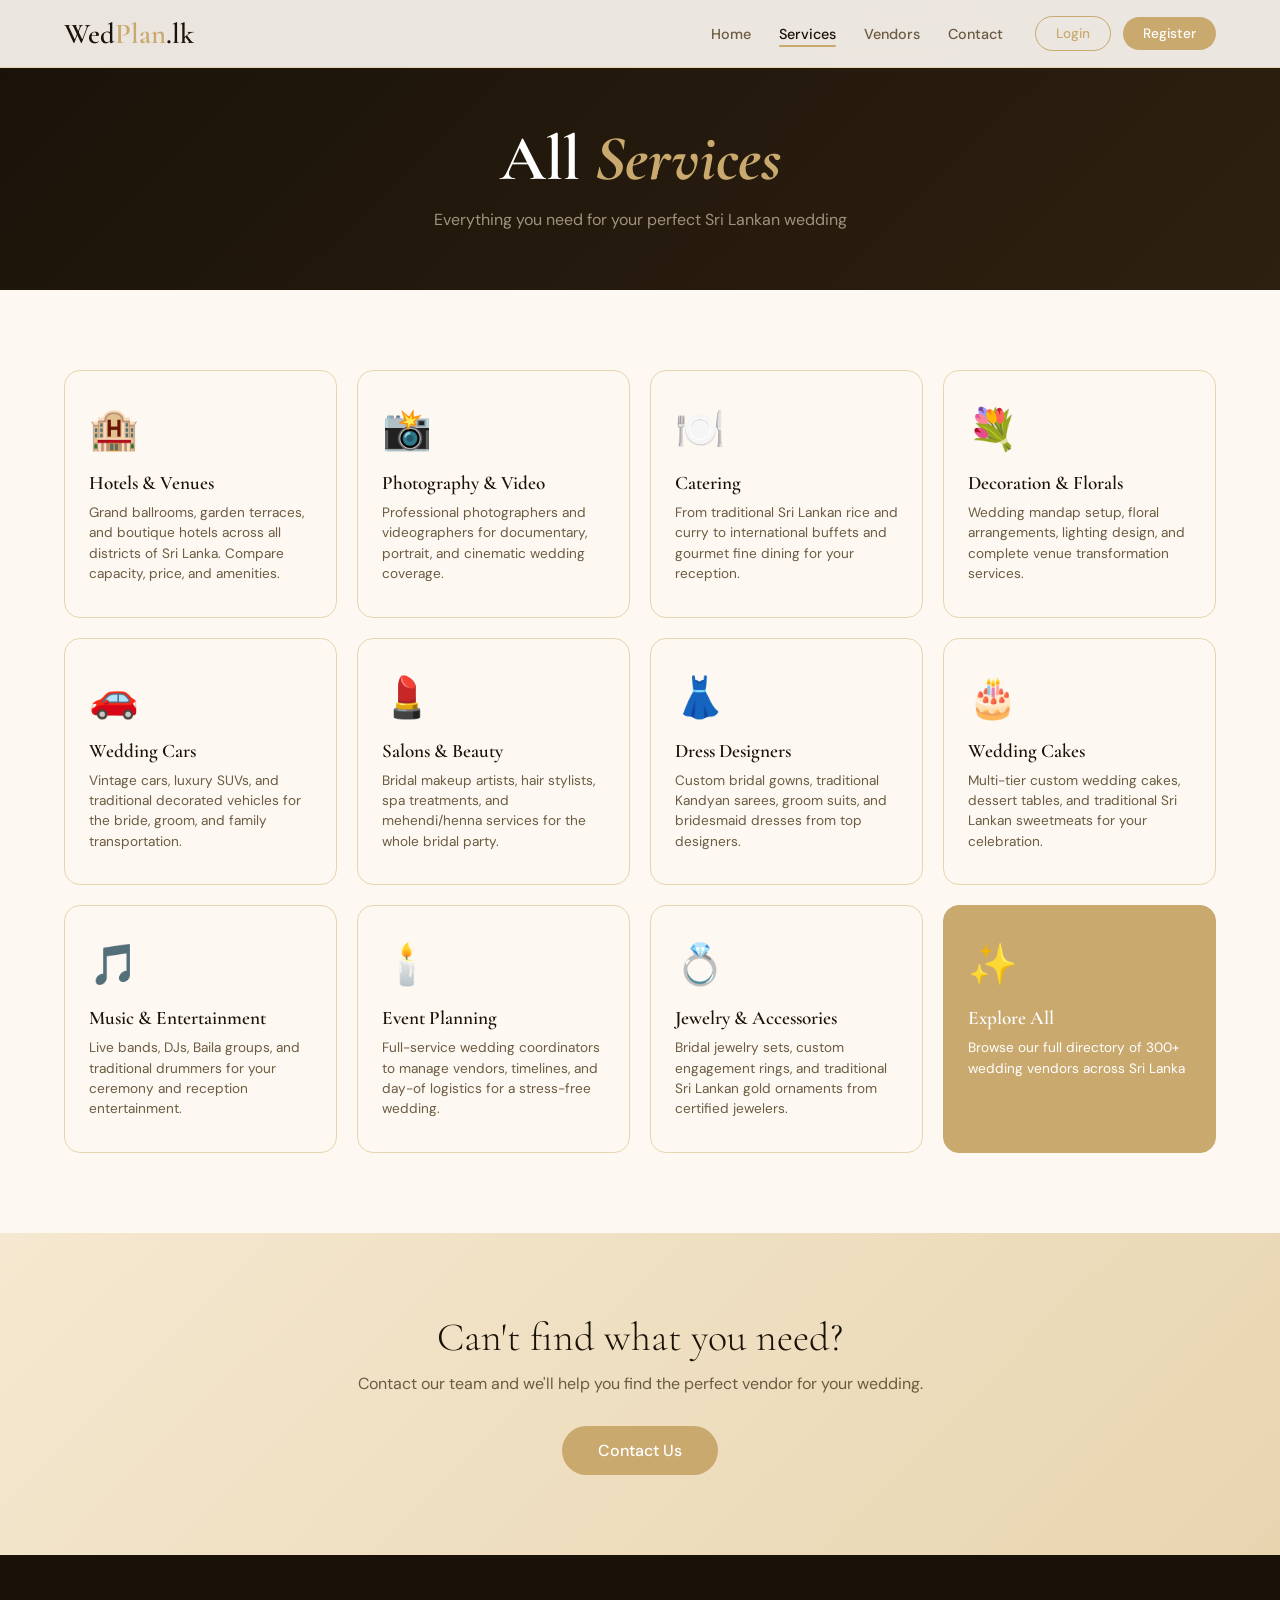
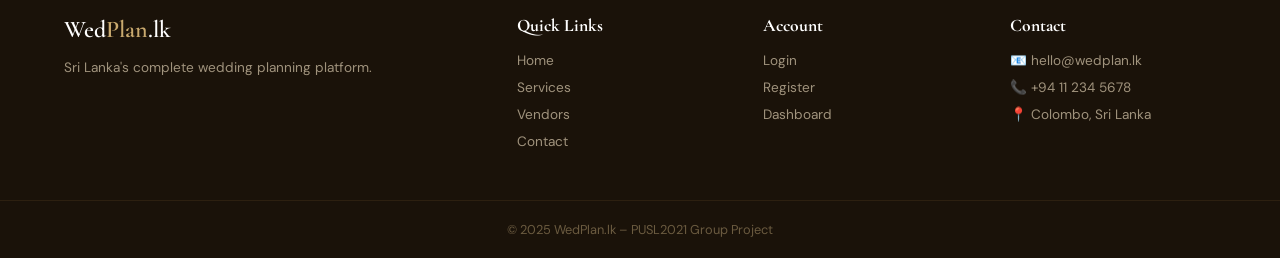
<file: services.html>
<!DOCTYPE html>
<html lang="en">
<head>
<meta charset="UTF-8">
<meta name="viewport" content="width=device-width, initial-scale=1.0">
<title>Services – WedPlan.lk</title>
<link href="https://fonts.googleapis.com/css2?family=Cormorant+Garamond:ital,wght@0,300;0,400;0,600;1,300;1,400&family=DM+Sans:wght@300;400;500&display=swap" rel="stylesheet">
<link rel="stylesheet" href="style.css">
</head>
<body>
<nav class="navbar" id="navbar">
  <div class="nav-inner">
    <a href="index.html" class="logo">Wed<span>Plan</span>.lk</a>
    <ul class="nav-links">
      <li><a href="index.html">Home</a></li>
      <li><a href="services.html" class="active">Services</a></li>
      <li><a href="vendors.html">Vendors</a></li>
      <li><a href="contact.html">Contact</a></li>
    </ul>
    <div class="nav-btns">
      <a href="login.html" class="btn-ghost">Login</a>
      <a href="register.html" class="btn-solid">Register</a>
    </div>
    <button class="hamburger" onclick="toggleMenu()">☰</button>
  </div>
  <div class="mobile-menu" id="mobileMenu">
    <a href="index.html">Home</a><a href="services.html">Services</a>
    <a href="vendors.html">Vendors</a><a href="contact.html">Contact</a>
    <a href="login.html">Login</a><a href="register.html">Register</a>
  </div>
</nav>

<div class="page-hero">
  <h1>All <em>Services</em></h1>
  <p>Everything you need for your perfect Sri Lankan wedding</p>
</div>

<section style="padding:80px 0;background:var(--cream);">
  <div class="container">
    <div class="services-grid">
      <a href="vendors.html?cat=Hotels+%26+Venues" class="service-card">
        <div class="s-icon">🏨</div>
        <h3>Hotels & Venues</h3>
        <p>Grand ballrooms, garden terraces, and boutique hotels across all districts of Sri Lanka. Compare capacity, price, and amenities.</p>
      </a>
      <a href="vendors.html?cat=Photography" class="service-card">
        <div class="s-icon">📸</div>
        <h3>Photography & Video</h3>
        <p>Professional photographers and videographers for documentary, portrait, and cinematic wedding coverage.</p>
      </a>
      <a href="vendors.html?cat=Catering" class="service-card">
        <div class="s-icon">🍽️</div>
        <h3>Catering</h3>
        <p>From traditional Sri Lankan rice and curry to international buffets and gourmet fine dining for your reception.</p>
      </a>
      <a href="vendors.html?cat=Decoration" class="service-card">
        <div class="s-icon">💐</div>
        <h3>Decoration & Florals</h3>
        <p>Wedding mandap setup, floral arrangements, lighting design, and complete venue transformation services.</p>
      </a>
      <a href="vendors.html?cat=Wedding+Cars" class="service-card">
        <div class="s-icon">🚗</div>
        <h3>Wedding Cars</h3>
        <p>Vintage cars, luxury SUVs, and traditional decorated vehicles for the bride, groom, and family transportation.</p>
      </a>
      <a href="vendors.html?cat=Salons+%26+Beauty" class="service-card">
        <div class="s-icon">💄</div>
        <h3>Salons & Beauty</h3>
        <p>Bridal makeup artists, hair stylists, spa treatments, and mehendi/henna services for the whole bridal party.</p>
      </a>
      <a href="vendors.html?cat=Dress+Designers" class="service-card">
        <div class="s-icon">👗</div>
        <h3>Dress Designers</h3>
        <p>Custom bridal gowns, traditional Kandyan sarees, groom suits, and bridesmaid dresses from top designers.</p>
      </a>
      <a href="vendors.html" class="service-card">
        <div class="s-icon">🎂</div>
        <h3>Wedding Cakes</h3>
        <p>Multi-tier custom wedding cakes, dessert tables, and traditional Sri Lankan sweetmeats for your celebration.</p>
      </a>
      <a href="vendors.html" class="service-card">
        <div class="s-icon">🎵</div>
        <h3>Music & Entertainment</h3>
        <p>Live bands, DJs, Baila groups, and traditional drummers for your ceremony and reception entertainment.</p>
      </a>
      <a href="vendors.html" class="service-card">
        <div class="s-icon">🕯️</div>
        <h3>Event Planning</h3>
        <p>Full-service wedding coordinators to manage vendors, timelines, and day-of logistics for a stress-free wedding.</p>
      </a>
      <a href="vendors.html" class="service-card">
        <div class="s-icon">💍</div>
        <h3>Jewelry & Accessories</h3>
        <p>Bridal jewelry sets, custom engagement rings, and traditional Sri Lankan gold ornaments from certified jewelers.</p>
      </a>
      <a href="vendors.html" class="service-card more-card">
        <div class="s-icon">✨</div>
        <h3>Explore All</h3>
        <p>Browse our full directory of 300+ wedding vendors across Sri Lanka</p>
      </a>
    </div>
  </div>
</section>

<section class="cta-section">
  <div class="container">
    <h2>Can't find what you need?</h2>
    <p>Contact our team and we'll help you find the perfect vendor for your wedding.</p>
    <a href="contact.html" class="btn-solid large">Contact Us</a>
  </div>
</section>

<footer>
  <div class="footer-inner">
    <div class="footer-brand">
      <div class="logo">Wed<span>Plan</span>.lk</div>
      <p>Sri Lanka's complete wedding planning platform.</p>
    </div>
    <div class="footer-links">
      <h4>Quick Links</h4>
      <a href="index.html">Home</a><a href="services.html">Services</a>
      <a href="vendors.html">Vendors</a><a href="contact.html">Contact</a>
    </div>
    <div class="footer-links">
      <h4>Account</h4>
      <a href="login.html">Login</a><a href="register.html">Register</a><a href="dashboard.html">Dashboard</a>
    </div>
    <div class="footer-links">
      <h4>Contact</h4>
      <p>📧 hello@wedplan.lk</p><p>📞 +94 11 234 5678</p><p>📍 Colombo, Sri Lanka</p>
    </div>
  </div>
  <div class="footer-bottom"><p>© 2025 WedPlan.lk – PUSL2021 Group Project</p></div>
</footer>
<script src="app.js"></script>
</body>
</html>
</file>
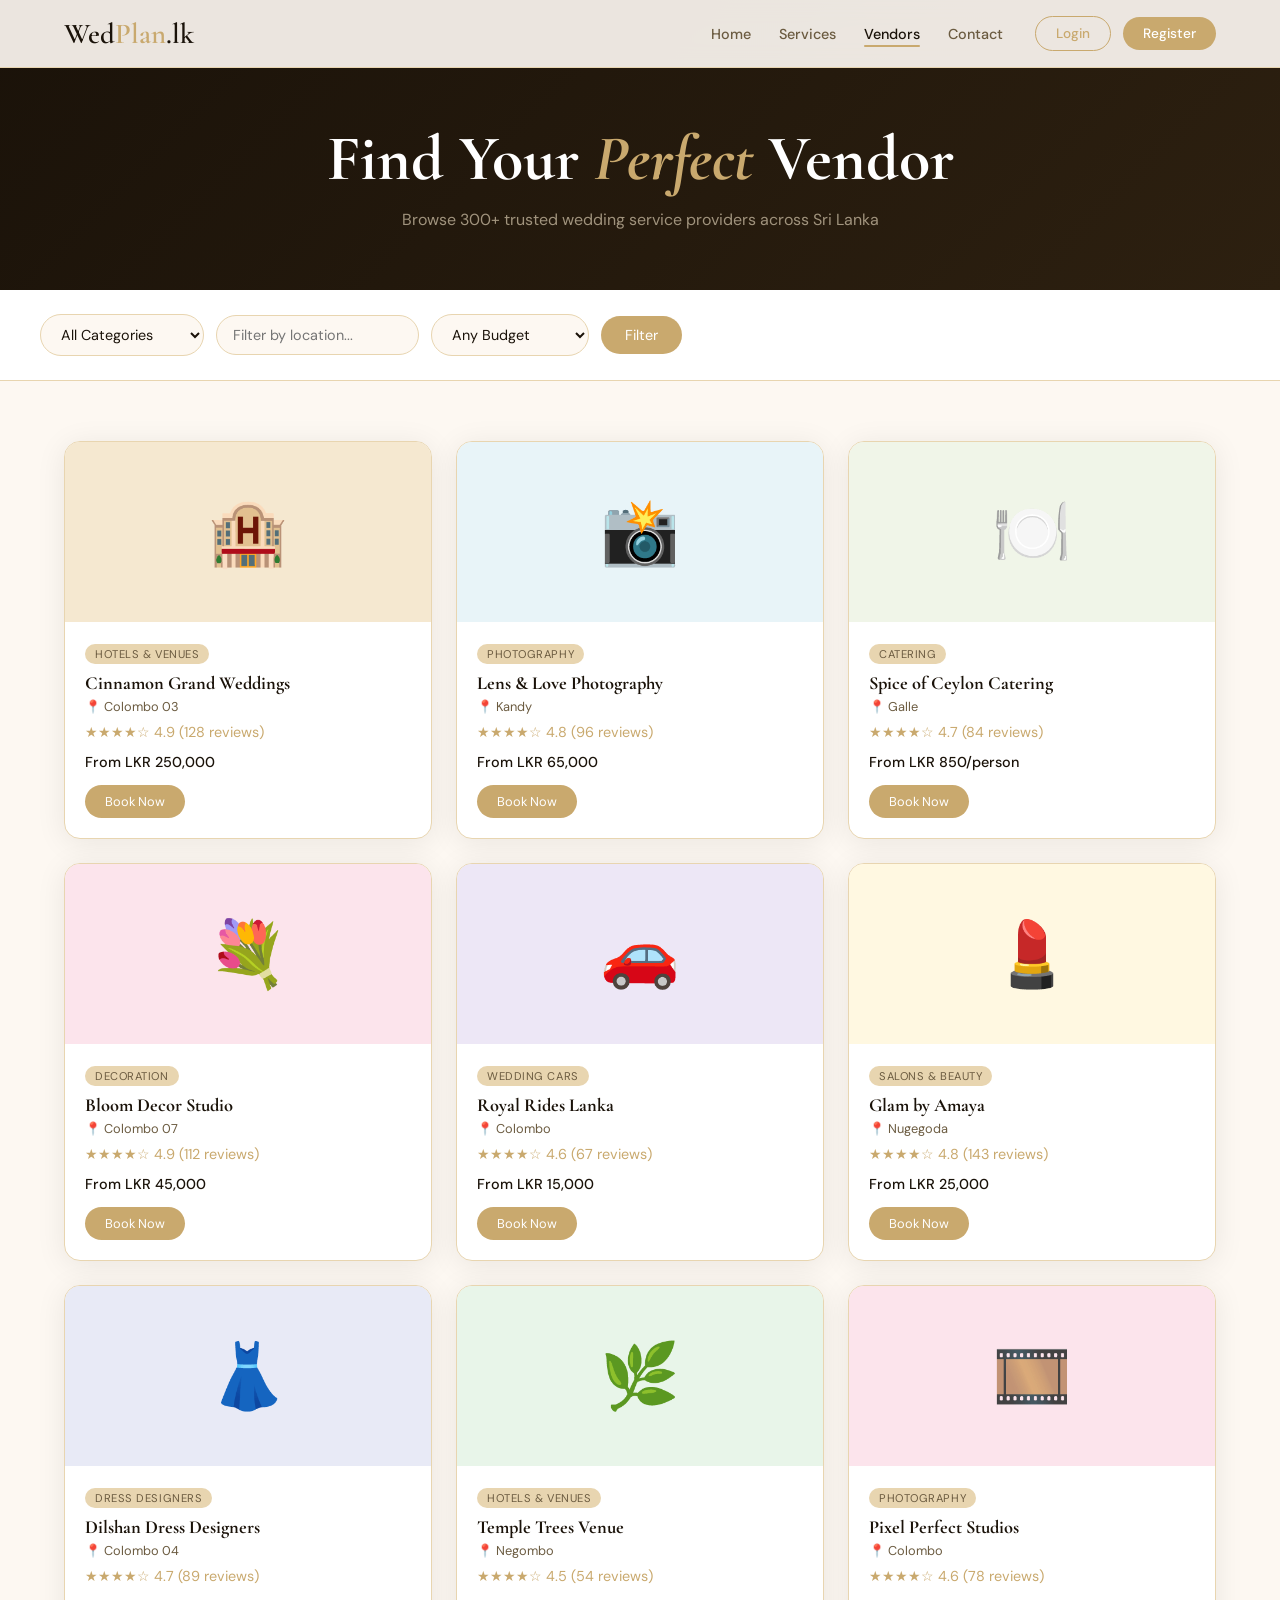
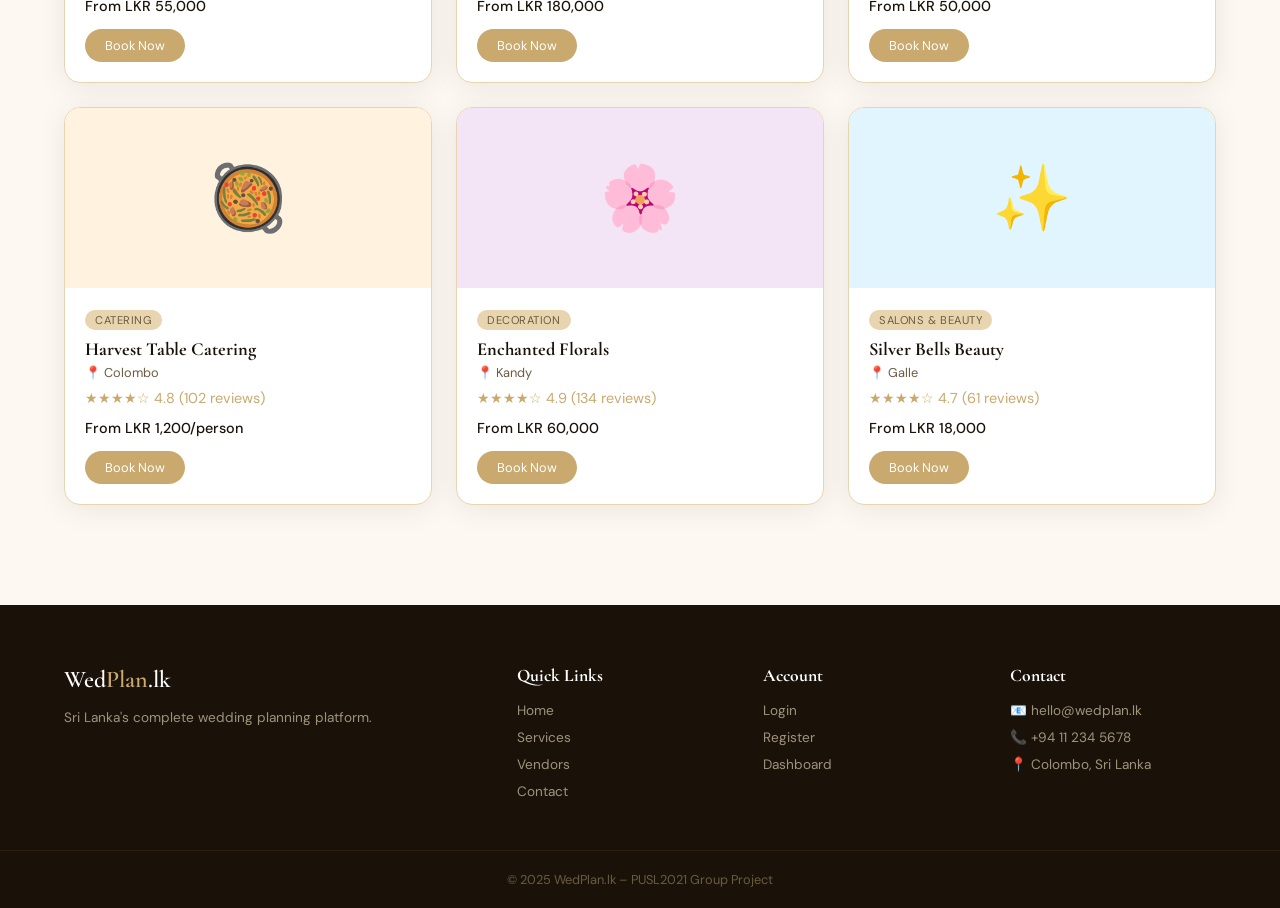
<file: vendors.html>
<!DOCTYPE html>
<html lang="en">
<head>
<meta charset="UTF-8">
<meta name="viewport" content="width=device-width, initial-scale=1.0">
<title>Vendors – WedPlan.lk</title>
<link href="https://fonts.googleapis.com/css2?family=Cormorant+Garamond:ital,wght@0,300;0,400;0,600;1,300;1,400&family=DM+Sans:wght@300;400;500&display=swap" rel="stylesheet">
<link rel="stylesheet" href="style.css">
</head>
<body>
<nav class="navbar" id="navbar">
  <div class="nav-inner">
    <a href="index.html" class="logo">Wed<span>Plan</span>.lk</a>
    <ul class="nav-links">
      <li><a href="index.html">Home</a></li>
      <li><a href="services.html">Services</a></li>
      <li><a href="vendors.html" class="active">Vendors</a></li>
      <li><a href="contact.html">Contact</a></li>
    </ul>
    <div class="nav-btns">
      <a href="login.html" class="btn-ghost">Login</a>
      <a href="register.html" class="btn-solid">Register</a>
    </div>
    <button class="hamburger" onclick="toggleMenu()">☰</button>
  </div>
  <div class="mobile-menu" id="mobileMenu">
    <a href="index.html">Home</a><a href="services.html">Services</a>
    <a href="vendors.html">Vendors</a><a href="contact.html">Contact</a>
    <a href="login.html">Login</a><a href="register.html">Register</a>
  </div>
</nav>

<div class="page-hero">
  <h1>Find Your <em>Perfect</em> Vendor</h1>
  <p>Browse 300+ trusted wedding service providers across Sri Lanka</p>
</div>

<div class="filter-bar">
  <div class="filter-inner">
    <select id="filterCat" onchange="filterVendors()">
      <option value="">All Categories</option>
      <option>Hotels & Venues</option>
      <option>Photography</option>
      <option>Catering</option>
      <option>Decoration</option>
      <option>Wedding Cars</option>
      <option>Salons & Beauty</option>
      <option>Dress Designers</option>
    </select>
    <input type="text" id="filterLoc" placeholder="Filter by location..." oninput="filterVendors()">
    <select id="filterPrice" onchange="filterVendors()">
      <option value="">Any Budget</option>
      <option value="low">Budget Friendly</option>
      <option value="mid">Mid Range</option>
      <option value="high">Premium</option>
    </select>
    <button onclick="filterVendors()">Filter</button>
  </div>
</div>

<section style="padding: 60px 0; background: var(--cream);">
  <div class="container">
    <div class="vendors-grid" id="allVendors"></div>
  </div>
</section>

<footer>
  <div class="footer-inner">
    <div class="footer-brand">
      <div class="logo">Wed<span>Plan</span>.lk</div>
      <p>Sri Lanka's complete wedding planning platform.</p>
    </div>
    <div class="footer-links">
      <h4>Quick Links</h4>
      <a href="index.html">Home</a><a href="services.html">Services</a>
      <a href="vendors.html">Vendors</a><a href="contact.html">Contact</a>
    </div>
    <div class="footer-links">
      <h4>Account</h4>
      <a href="login.html">Login</a><a href="register.html">Register</a><a href="dashboard.html">Dashboard</a>
    </div>
    <div class="footer-links">
      <h4>Contact</h4>
      <p>📧 hello@wedplan.lk</p><p>📞 +94 11 234 5678</p><p>📍 Colombo, Sri Lanka</p>
    </div>
  </div>
  <div class="footer-bottom"><p>© 2025 WedPlan.lk – PUSL2021 Group Project</p></div>
</footer>
<script src="app.js"></script>
</body>
</html>
</file>
<file: style.css>
/* ============================================
   WedPlan.lk – Global Styles
   ============================================ */

:root {
  --gold: #c9a96e;
  --gold-light: #e8d5b0;
  --cream: #fdf8f2;
  --dark: #1a1209;
  --dark2: #2d2010;
  --mid: #6b5b40;
  --white: #ffffff;
  --shadow: 0 4px 30px rgba(0,0,0,0.08);
  --radius: 16px;
}

* { margin: 0; padding: 0; box-sizing: border-box; }

body {
  font-family: 'DM Sans', sans-serif;
  background: var(--cream);
  color: var(--dark);
  overflow-x: hidden;
}

h1,h2,h3 { font-family: 'Cormorant Garamond', serif; }
em { font-style: italic; color: var(--gold); }

a { text-decoration: none; color: inherit; }
.container { max-width: 1200px; margin: 0 auto; padding: 0 24px; }

/* ---- NAVBAR ---- */
.navbar {
  position: fixed; top: 0; left: 0; right: 0;
  z-index: 1000;
  background: rgba(253,248,242,0.92);
  backdrop-filter: blur(12px);
  border-bottom: 1px solid var(--gold-light);
  transition: box-shadow 0.3s;
}
.navbar.scrolled { box-shadow: 0 2px 20px rgba(0,0,0,0.1); }
.nav-inner {
  max-width: 1200px; margin: 0 auto;
  padding: 16px 24px;
  display: flex; align-items: center; gap: 32px;
}
.logo {
  font-family: 'Cormorant Garamond', serif;
  font-size: 1.8rem; font-weight: 600;
  color: var(--dark);
}
.logo span { color: var(--gold); }
.nav-links { list-style: none; display: flex; gap: 28px; margin-left: auto; }
.nav-links a {
  font-size: 0.9rem; font-weight: 500;
  color: var(--mid);
  transition: color 0.2s;
  position: relative;
}
.nav-links a:hover, .nav-links a.active { color: var(--dark); }
.nav-links a.active::after {
  content: '';
  position: absolute; bottom: -4px; left: 0; right: 0;
  height: 2px; background: var(--gold); border-radius: 2px;
}
.nav-btns { display: flex; gap: 12px; align-items: center; }
.btn-ghost {
  padding: 8px 20px;
  border: 1.5px solid var(--gold);
  border-radius: 50px;
  color: var(--gold);
  font-size: 0.85rem; font-weight: 500;
  transition: all 0.2s;
}
.btn-ghost:hover { background: var(--gold); color: var(--white); }
.btn-solid {
  padding: 8px 20px;
  background: var(--gold);
  border-radius: 50px;
  color: var(--white);
  font-size: 0.85rem; font-weight: 500;
  transition: all 0.2s;
  display: inline-block;
}
.btn-solid:hover { background: var(--dark2); transform: translateY(-1px); }
.btn-solid.large { padding: 14px 36px; font-size: 1rem; }
.hamburger {
  display: none; background: none; border: none;
  font-size: 1.5rem; cursor: pointer; color: var(--dark);
}
.mobile-menu {
  display: none; flex-direction: column; gap: 0;
  border-top: 1px solid var(--gold-light);
  padding: 0;
}
.mobile-menu a {
  padding: 14px 24px;
  border-bottom: 1px solid var(--gold-light);
  color: var(--mid); font-size: 0.95rem;
}
.mobile-menu.open { display: flex; }

/* ---- HERO ---- */
.hero {
  min-height: 100vh;
  display: flex; flex-direction: column;
  align-items: center; justify-content: center;
  text-align: center;
  padding: 120px 24px 60px;
  position: relative;
  overflow: hidden;
}
.hero-bg {
  position: absolute; inset: 0;
  background: linear-gradient(135deg, #fdf8f2 0%, #f5e8d0 50%, #fdf8f2 100%);
  z-index: 0;
}
.petal {
  position: absolute;
  border-radius: 50% 0 50% 0;
  opacity: 0.15;
  animation: float 8s ease-in-out infinite;
}
.p1 { width:300px;height:300px; background:var(--gold); top:-80px;right:-80px; animation-delay:0s; }
.p2 { width:200px;height:200px; background:var(--gold); bottom:100px;left:-60px; animation-delay:2s; }
.p3 { width:150px;height:150px; background:#d4b896; top:40%;right:5%; animation-delay:4s; }
.p4 { width:100px;height:100px; background:#c9a96e; top:20%;left:10%; animation-delay:6s; }
@keyframes float {
  0%,100%{transform:translateY(0) rotate(0deg);}
  50%{transform:translateY(-20px) rotate(5deg);}
}
.hero-content { position: relative; z-index: 1; max-width: 700px; }
.hero-tag {
  display: inline-block;
  background: var(--gold-light); color: var(--mid);
  padding: 6px 18px; border-radius: 50px;
  font-size: 0.8rem; font-weight: 500;
  letter-spacing: 0.05em; text-transform: uppercase;
  margin-bottom: 20px;
}
.hero h1 {
  font-size: clamp(3rem, 8vw, 5.5rem);
  line-height: 1.1; font-weight: 300;
  margin-bottom: 20px;
  animation: fadeUp 0.8s ease both;
}
.hero h1 em { display: block; font-size: 1.1em; }
.hero-sub {
  font-size: 1.1rem; color: var(--mid);
  margin-bottom: 40px; line-height: 1.6;
}
@keyframes fadeUp {
  from { opacity:0; transform:translateY(30px); }
  to { opacity:1; transform:translateY(0); }
}

/* Search Bar */
.search-bar {
  display: flex; align-items: stretch;
  background: var(--white);
  border-radius: 60px;
  box-shadow: 0 8px 40px rgba(201,169,110,0.25);
  overflow: hidden;
  border: 1.5px solid var(--gold-light);
  max-width: 600px; margin: 0 auto;
}
.search-bar select, .search-bar input {
  border: none; outline: none;
  padding: 16px 20px;
  font-family: 'DM Sans', sans-serif;
  font-size: 0.9rem; background: transparent;
  color: var(--dark); flex: 1;
}
.search-bar select {
  border-right: 1px solid var(--gold-light);
  cursor: pointer; max-width: 180px;
}
.search-bar button {
  background: var(--gold); color: var(--white);
  border: none; padding: 16px 28px;
  font-size: 0.9rem; font-weight: 500;
  cursor: pointer; transition: background 0.2s;
  font-family: 'DM Sans', sans-serif;
}
.search-bar button:hover { background: var(--dark2); }

/* Stats */
.hero-stats {
  position: relative; z-index: 1;
  display: flex; gap: 60px;
  margin-top: 60px;
}
.stat { text-align: center; }
.stat .count {
  font-family: 'Cormorant Garamond', serif;
  font-size: 2.5rem; font-weight: 600; color: var(--gold);
  display: block;
}
.stat p { font-size: 0.8rem; color: var(--mid); text-transform: uppercase; letter-spacing: 0.05em; }

/* ---- SECTIONS ---- */
section { padding: 80px 0; }
h2 {
  font-size: clamp(2rem, 5vw, 3rem);
  font-weight: 300; text-align: center;
  margin-bottom: 8px;
}
.section-sub {
  text-align: center; color: var(--mid);
  margin-bottom: 48px; font-size: 1rem;
}

/* ---- SERVICES ---- */
.services-section { background: var(--white); }
.services-grid {
  display: grid;
  grid-template-columns: repeat(auto-fill, minmax(240px, 1fr));
  gap: 20px;
}
.service-card {
  background: var(--cream);
  border-radius: var(--radius);
  padding: 32px 24px;
  border: 1.5px solid var(--gold-light);
  transition: all 0.3s;
  display: block;
}
.service-card:hover {
  transform: translateY(-4px);
  box-shadow: var(--shadow);
  border-color: var(--gold);
  background: var(--white);
}
.s-icon { font-size: 2.5rem; margin-bottom: 16px; }
.service-card h3 {
  font-size: 1.2rem; font-weight: 600;
  margin-bottom: 8px;
}
.service-card p { font-size: 0.85rem; color: var(--mid); line-height: 1.5; }
.more-card { background: var(--gold); border-color: var(--gold); color: var(--white); }
.more-card p, .more-card h3 { color: var(--white); }

/* ---- VENDORS ---- */
.vendors-section { background: var(--cream); }
.vendors-grid {
  display: grid;
  grid-template-columns: repeat(auto-fill, minmax(280px, 1fr));
  gap: 24px; margin-bottom: 40px;
}
.vendor-card {
  background: var(--white);
  border-radius: var(--radius);
  overflow: hidden;
  box-shadow: var(--shadow);
  border: 1px solid var(--gold-light);
  transition: all 0.3s;
}
.vendor-card:hover {
  transform: translateY(-4px);
  box-shadow: 0 12px 40px rgba(0,0,0,0.12);
}
.vendor-img {
  height: 180px; display: flex; align-items: center; justify-content: center;
  font-size: 4rem;
}
.vendor-info { padding: 20px; }
.vendor-badge {
  display: inline-block;
  background: var(--gold-light); color: var(--mid);
  padding: 3px 10px; border-radius: 50px;
  font-size: 0.7rem; text-transform: uppercase;
  letter-spacing: 0.05em; margin-bottom: 8px;
}
.vendor-info h3 { font-size: 1.15rem; margin-bottom: 4px; }
.vendor-info .loc { font-size: 0.8rem; color: var(--mid); margin-bottom: 8px; }
.vendor-rating { color: var(--gold); font-size: 0.9rem; margin-bottom: 12px; }
.vendor-price {
  font-weight: 500; color: var(--dark);
  font-size: 0.9rem; margin-bottom: 14px;
}
.vendor-info a {
  display: inline-block;
  padding: 8px 20px;
  background: var(--gold);
  color: var(--white);
  border-radius: 50px; font-size: 0.8rem;
  transition: all 0.2s;
}
.vendor-info a:hover { background: var(--dark2); }
.center-btn { text-align: center; }

/* ---- HOW IT WORKS ---- */
.how-section { background: var(--dark); color: var(--white); }
.how-section h2 { color: var(--white); }
.how-section em { color: var(--gold); }
.steps {
  display: flex; align-items: center; justify-content: center;
  gap: 0; flex-wrap: wrap; gap: 0;
}
.step { text-align: center; padding: 40px 40px; max-width: 280px; }
.step-num {
  font-family: 'Cormorant Garamond', serif;
  font-size: 4rem; font-weight: 300;
  color: var(--gold); line-height: 1;
  margin-bottom: 12px;
}
.step h3 { font-size: 1.3rem; color: var(--white); margin-bottom: 8px; }
.step p { font-size: 0.9rem; color: #a0937d; line-height: 1.6; }
.step-line {
  width: 60px; height: 1px;
  background: var(--gold); opacity: 0.4;
  flex-shrink: 0;
}

/* ---- TESTIMONIALS ---- */
.testimonials-section { background: var(--white); }
.testimonials-grid {
  display: grid;
  grid-template-columns: repeat(auto-fill, minmax(300px, 1fr));
  gap: 24px;
}
.testimonial {
  background: var(--cream);
  border-radius: var(--radius);
  padding: 32px;
  border: 1.5px solid var(--gold-light);
}
.stars { color: var(--gold); font-size: 1.2rem; margin-bottom: 16px; }
.testimonial p { font-size: 1rem; line-height: 1.7; color: var(--mid); margin-bottom: 16px; font-style: italic; }
.couple { font-weight: 500; font-size: 0.85rem; color: var(--dark); }

/* ---- CTA ---- */
.cta-section {
  background: linear-gradient(135deg, #f5e8d0, #e8d5b0);
  text-align: center;
}
.cta-section h2 { font-size: 2.5rem; margin-bottom: 12px; }
.cta-section p { color: var(--mid); margin-bottom: 32px; font-size: 1rem; }

/* ---- FOOTER ---- */
footer {
  background: var(--dark);
  color: #a0937d;
}
.footer-inner {
  max-width: 1200px; margin: 0 auto;
  padding: 60px 24px 40px;
  display: grid;
  grid-template-columns: 2fr 1fr 1fr 1fr;
  gap: 40px;
}
.footer-brand .logo { color: var(--white); margin-bottom: 12px; font-size: 1.5rem; }
.footer-brand p { font-size: 0.85rem; line-height: 1.7; }
.footer-links h4 { color: var(--white); font-family: 'Cormorant Garamond', serif; font-size: 1.1rem; margin-bottom: 16px; }
.footer-links a, .footer-links p {
  display: block; font-size: 0.85rem;
  margin-bottom: 10px; color: #a0937d;
  transition: color 0.2s;
}
.footer-links a:hover { color: var(--gold); }
.footer-bottom {
  border-top: 1px solid #2d2010;
  text-align: center; padding: 20px 24px;
  font-size: 0.8rem; color: #6b5b40;
}

/* ---- PAGE INNER HEADER ---- */
.page-hero {
  background: linear-gradient(135deg, #1a1209, #2d2010);
  color: var(--white);
  padding: 120px 24px 60px;
  text-align: center;
}
.page-hero h1 { color: var(--white); font-size: clamp(2rem, 6vw, 4rem); margin-bottom: 12px; }
.page-hero p { color: #a0937d; font-size: 1rem; }

/* ---- SERVICES PAGE ---- */
.filter-bar {
  background: var(--white);
  padding: 24px;
  border-bottom: 1px solid var(--gold-light);
  position: sticky; top: 70px; z-index: 100;
}
.filter-inner {
  max-width: 1200px; margin: 0 auto;
  display: flex; gap: 12px; flex-wrap: wrap; align-items: center;
}
.filter-inner select, .filter-inner input {
  padding: 10px 16px;
  border: 1.5px solid var(--gold-light);
  border-radius: 50px;
  font-family: 'DM Sans', sans-serif;
  font-size: 0.9rem;
  background: var(--cream);
  color: var(--dark);
  outline: none;
}
.filter-inner button {
  padding: 10px 24px;
  background: var(--gold); color: var(--white);
  border: none; border-radius: 50px;
  font-size: 0.9rem; cursor: pointer;
  font-family: 'DM Sans', sans-serif;
}

/* ---- AUTH PAGES ---- */
.auth-page {
  min-height: 100vh;
  display: flex; align-items: center; justify-content: center;
  background: linear-gradient(135deg, #f5e8d0, #fdf8f2);
  padding: 100px 24px 40px;
}
.auth-card {
  background: var(--white);
  border-radius: 24px;
  padding: 48px;
  max-width: 440px; width: 100%;
  box-shadow: 0 20px 60px rgba(0,0,0,0.1);
  border: 1px solid var(--gold-light);
}
.auth-card h2 { font-size: 2rem; margin-bottom: 8px; text-align: center; }
.auth-card .sub { text-align: center; color: var(--mid); margin-bottom: 32px; font-size: 0.9rem; }
.form-group { margin-bottom: 20px; }
.form-group label {
  display: block; font-size: 0.85rem;
  font-weight: 500; margin-bottom: 6px; color: var(--mid);
}
.form-group input, .form-group select, .form-group textarea {
  width: 100%; padding: 12px 16px;
  border: 1.5px solid var(--gold-light);
  border-radius: 12px;
  font-family: 'DM Sans', sans-serif;
  font-size: 0.9rem; color: var(--dark);
  background: var(--cream);
  outline: none; transition: border-color 0.2s;
}
.form-group input:focus, .form-group select:focus, .form-group textarea:focus {
  border-color: var(--gold);
}
.form-group textarea { resize: vertical; min-height: 100px; }
.form-submit {
  width: 100%; padding: 14px;
  background: var(--gold); color: var(--white);
  border: none; border-radius: 50px;
  font-size: 1rem; font-weight: 500;
  cursor: pointer; transition: all 0.2s;
  font-family: 'DM Sans', sans-serif;
  margin-top: 8px;
}
.form-submit:hover { background: var(--dark2); }
.auth-switch {
  text-align: center; margin-top: 20px;
  font-size: 0.85rem; color: var(--mid);
}
.auth-switch a { color: var(--gold); font-weight: 500; }
.alert { padding: 12px 16px; border-radius: 10px; margin-bottom: 16px; font-size: 0.85rem; }
.alert-success { background: #d4edda; color: #155724; }
.alert-error { background: #f8d7da; color: #721c24; }

/* ---- DASHBOARD ---- */
.dashboard-layout {
  display: flex;
  min-height: 100vh;
  padding-top: 70px;
}
.sidebar {
  width: 240px; flex-shrink: 0;
  background: var(--dark);
  padding: 32px 0;
  position: sticky; top: 70px; height: calc(100vh - 70px);
  overflow-y: auto;
}
.sidebar-logo {
  font-family: 'Cormorant Garamond', serif;
  font-size: 1.5rem; color: var(--white);
  padding: 0 24px 24px;
  border-bottom: 1px solid #2d2010;
  margin-bottom: 16px;
}
.sidebar-logo span { color: var(--gold); }
.sidebar a {
  display: flex; align-items: center; gap: 12px;
  padding: 12px 24px;
  color: #a0937d; font-size: 0.9rem;
  transition: all 0.2s;
}
.sidebar a:hover, .sidebar a.active {
  color: var(--white); background: rgba(201,169,110,0.1);
  border-left: 3px solid var(--gold);
}
.sidebar a .icon { font-size: 1.1rem; width: 20px; }
.main-content { flex: 1; padding: 32px; background: var(--cream); }
.dashboard-header { margin-bottom: 32px; }
.dashboard-header h1 { font-size: 2rem; }
.dashboard-header p { color: var(--mid); }
.stats-row {
  display: grid;
  grid-template-columns: repeat(auto-fit, minmax(200px, 1fr));
  gap: 20px; margin-bottom: 32px;
}
.stat-card {
  background: var(--white);
  border-radius: var(--radius);
  padding: 24px;
  border: 1px solid var(--gold-light);
  box-shadow: var(--shadow);
}
.stat-card .num {
  font-family: 'Cormorant Garamond', serif;
  font-size: 2.5rem; color: var(--gold);
}
.stat-card .label { font-size: 0.8rem; color: var(--mid); text-transform: uppercase; letter-spacing: 0.05em; }
.stat-card .change { font-size: 0.8rem; color: #27ae60; margin-top: 4px; }
.section-card {
  background: var(--white);
  border-radius: var(--radius);
  padding: 24px;
  border: 1px solid var(--gold-light);
  margin-bottom: 24px;
}
.section-card h3 {
  font-size: 1.3rem; margin-bottom: 20px;
  padding-bottom: 12px;
  border-bottom: 1px solid var(--gold-light);
}
.booking-item {
  display: flex; justify-content: space-between; align-items: center;
  padding: 16px 0;
  border-bottom: 1px solid var(--gold-light);
}
.booking-item:last-child { border-bottom: none; }
.booking-info h4 { font-size: 0.95rem; margin-bottom: 4px; }
.booking-info p { font-size: 0.8rem; color: var(--mid); }
.status {
  padding: 4px 12px; border-radius: 50px;
  font-size: 0.75rem; font-weight: 500;
}
.status.confirmed { background: #d4edda; color: #155724; }
.status.pending { background: #fff3cd; color: #856404; }
.status.cancelled { background: #f8d7da; color: #721c24; }

/* ---- CONTACT ---- */
.contact-grid {
  display: grid; grid-template-columns: 1fr 1fr; gap: 48px;
  max-width: 1000px; margin: 0 auto;
}
.contact-info h3 { font-size: 1.5rem; margin-bottom: 16px; }
.contact-info p { color: var(--mid); line-height: 1.7; margin-bottom: 24px; }
.contact-detail {
  display: flex; gap: 12px; align-items: flex-start;
  margin-bottom: 20px;
}
.contact-detail .ci { font-size: 1.5rem; }
.contact-detail h4 { font-size: 0.85rem; text-transform: uppercase; letter-spacing: 0.05em; color: var(--gold); margin-bottom: 4px; }
.contact-detail p { color: var(--mid); font-size: 0.9rem; margin: 0; }
.contact-form { background: var(--white); border-radius: 24px; padding: 40px; border: 1px solid var(--gold-light); }

/* ---- RESPONSIVE ---- */
@media (max-width: 768px) {
  .nav-links, .nav-btns { display: none; }
  .hamburger { display: block; margin-left: auto; }
  .hero-stats { gap: 32px; }
  .steps { flex-direction: column; }
  .step-line { width: 1px; height: 40px; }
  .footer-inner { grid-template-columns: 1fr 1fr; }
  .contact-grid { grid-template-columns: 1fr; }
  .dashboard-layout { flex-direction: column; }
  .sidebar { width: 100%; height: auto; position: relative; }
}
@media (max-width: 480px) {
  .search-bar { flex-direction: column; border-radius: 16px; }
  .search-bar select { max-width: 100%; border-right: none; border-bottom: 1px solid var(--gold-light); }
  .footer-inner { grid-template-columns: 1fr; }
  .hero-stats { flex-direction: column; gap: 16px; }
}
</file>
